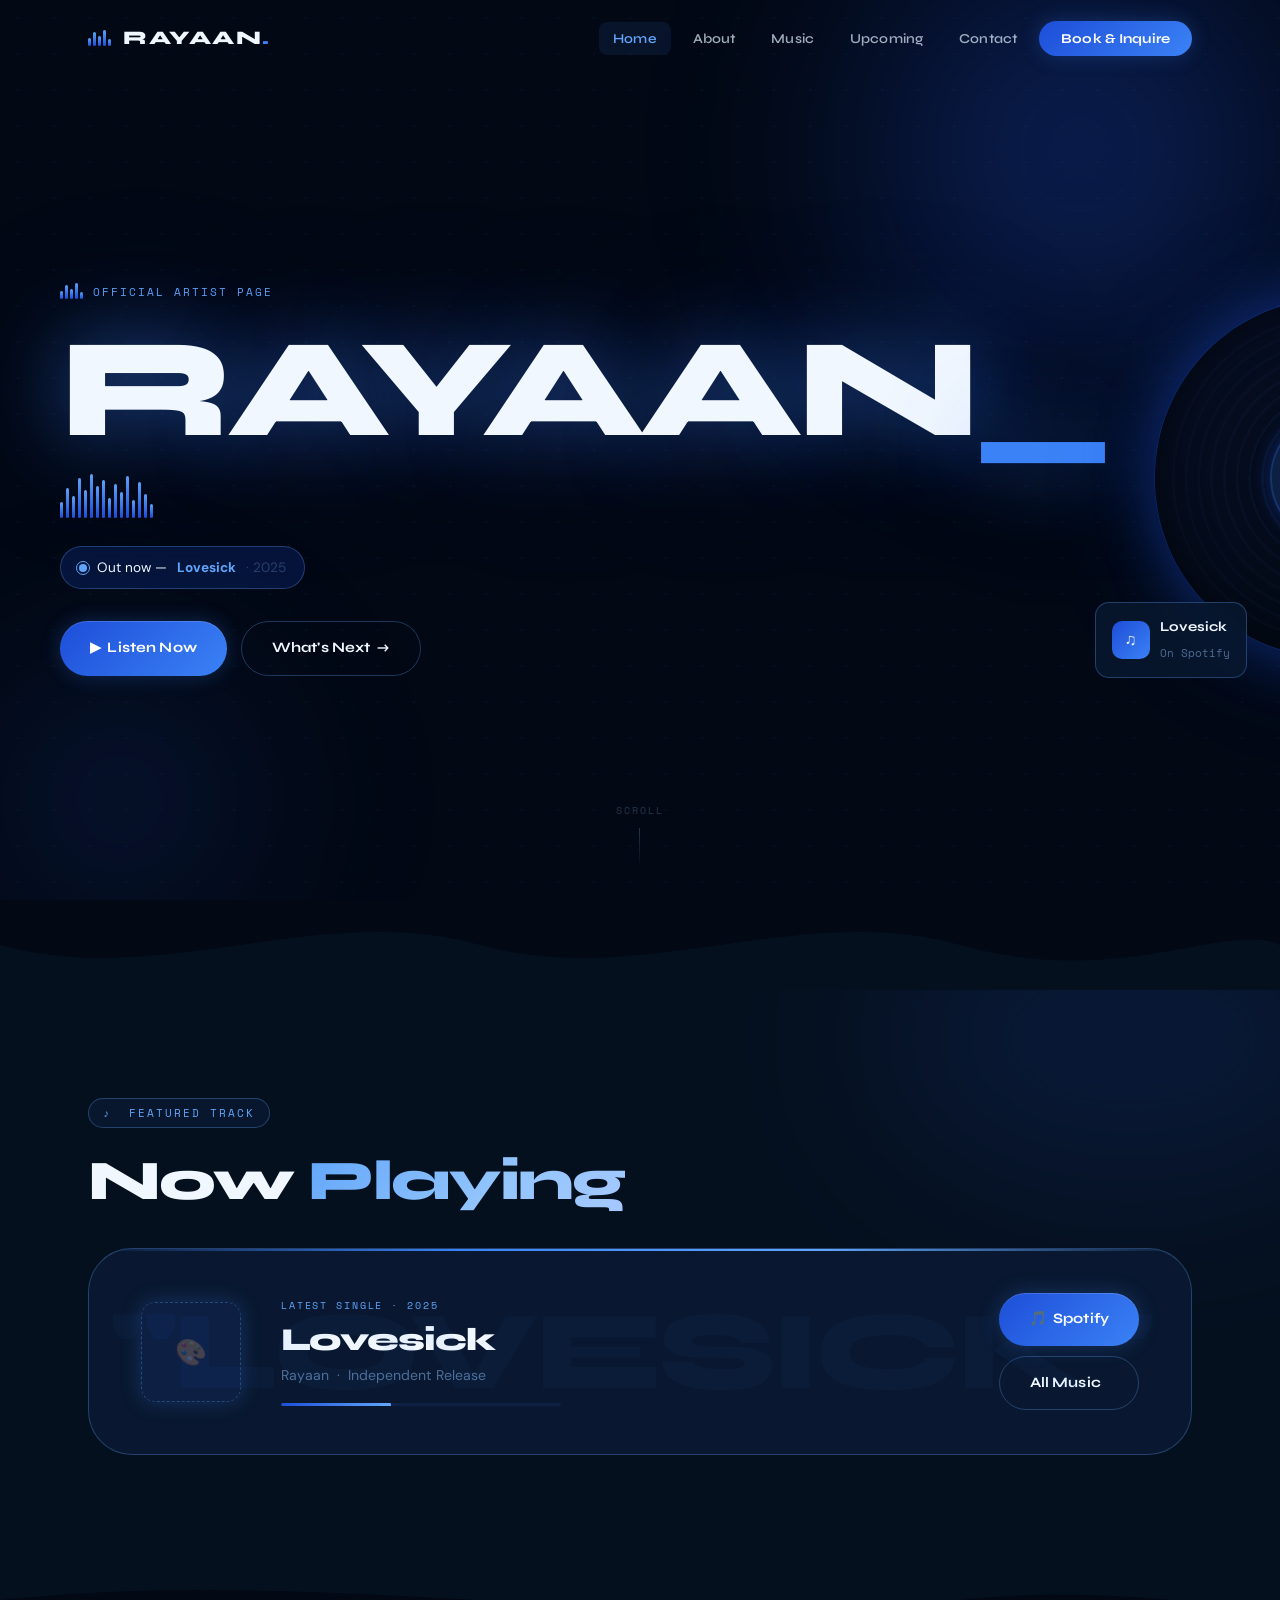
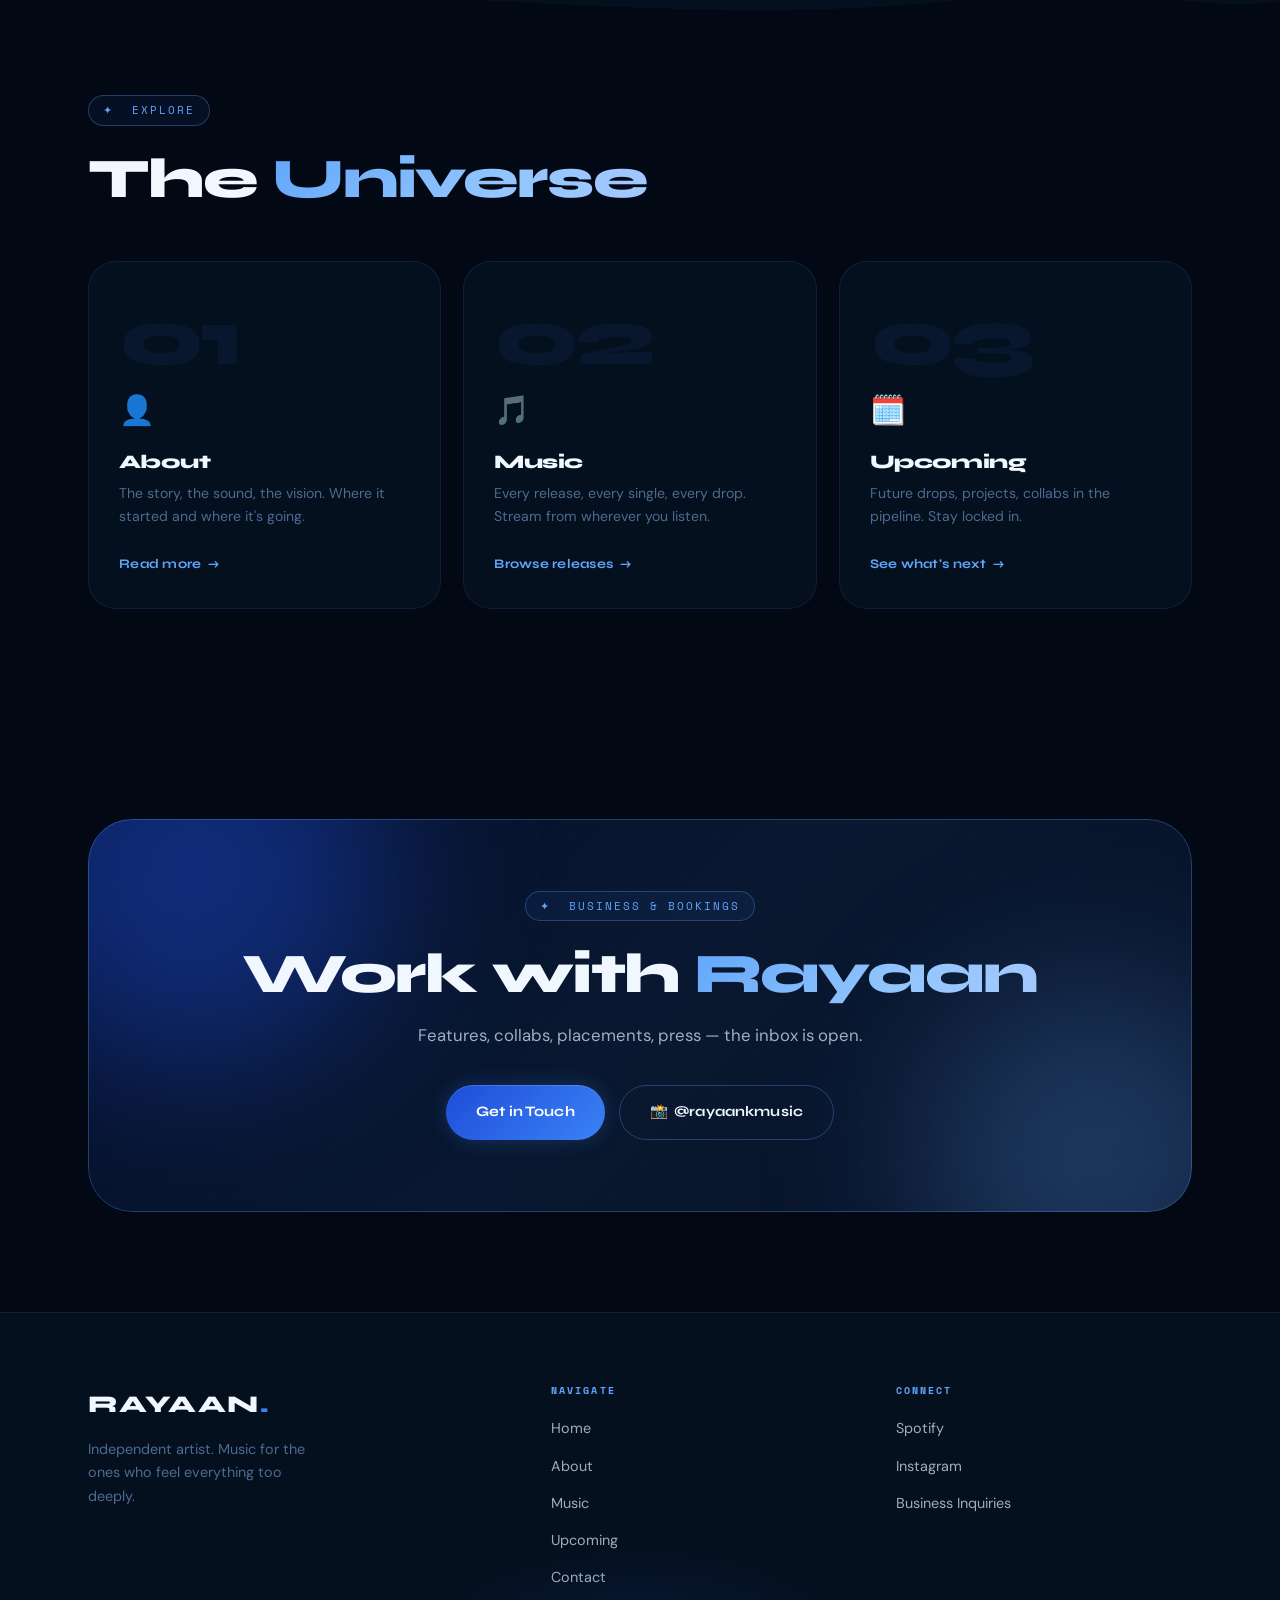
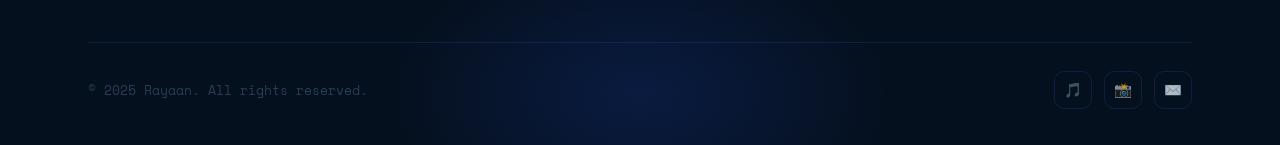
<file: rayaan-website/index.html>
<!DOCTYPE html>
<html lang="en">
<head>
  <meta charset="UTF-8" />
  <meta name="viewport" content="width=device-width, initial-scale=1.0" />
  <title>Rayaan — Official</title>
  <link rel="stylesheet" href="style.css" />
  <style>
    /* =========================================
       HOME — Page-specific styles
       ========================================= */

    /* ── Hero ── */
    .hero {
      min-height: 100vh;
      display: flex;
      align-items: center;
      position: relative;
      overflow: hidden;
      padding-top: var(--nav-h);
    }

    /* Layered backgrounds */
    .hero-bg {
      position: absolute;
      inset: 0;
      z-index: 0;
      overflow: hidden;
    }
    .hero-bg .dot-bg { opacity: 0.6; }
    .hero-orb-1 {
      width: 700px; height: 700px;
      top: -200px; right: -150px;
      background: radial-gradient(circle, rgba(29,78,216,0.38) 0%, transparent 65%);
    }
    .hero-orb-2 {
      width: 400px; height: 400px;
      bottom: -100px; left: -80px;
      background: radial-gradient(circle, rgba(26,58,143,0.3) 0%, transparent 70%);
    }
    .hero-scanline {
      position: absolute;
      inset: 0;
      background: repeating-linear-gradient(
        0deg,
        transparent,
        transparent 3px,
        rgba(0,0,20,0.03) 3px,
        rgba(0,0,20,0.03) 4px
      );
      pointer-events: none;
    }

    /* Floating notes container */
    #floatWrap {
      position: absolute;
      inset: 0;
      z-index: 1;
      pointer-events: none;
      overflow: hidden;
    }

    /* Main hero layout */
    .hero-inner {
      display: grid;
      grid-template-columns: 1fr 1fr;
      align-items: center;
      gap: 48px;
      position: relative;
      z-index: 2;
      padding: 60px 0 80px;
    }

    /* Left text block */
    .hero-tag {
      display: inline-flex;
      align-items: center;
      gap: 10px;
      font-family: var(--ff-mono);
      font-size: 0.7rem;
      letter-spacing: 0.18em;
      text-transform: uppercase;
      color: var(--sky);
      margin-bottom: 24px;
    }

    .hero-name {
      font-size: clamp(4.5rem, 11vw, 9rem);
      font-weight: 800;
      letter-spacing: -0.04em;
      line-height: 0.92;
      color: var(--t1);
      text-shadow: 0 0 80px rgba(59,130,246,0.5), 0 0 160px rgba(29,78,216,0.25);
      margin-bottom: 12px;
      position: relative;
    }
    .hero-name .underscore {
      color: var(--electric);
      animation: blink-dot 1.4s ease-in-out infinite;
    }

    /* Sound wave bars (hero) */
    .soundwave {
      display: flex;
      align-items: flex-end;
      gap: 3px;
      height: 44px;
      margin: 20px 0 28px;
    }
    .sw {
      width: 3px;
      border-radius: 3px;
      background: linear-gradient(to top, var(--cobalt), var(--sky));
      transform-origin: bottom;
      animation: sw-pulse var(--d, 0.65s) ease-in-out infinite alternate;
      animation-delay: var(--dl, 0s);
    }

    /* Lovesick badge */
    .hero-drop-badge {
      display: inline-flex;
      align-items: center;
      gap: 10px;
      background: rgba(29,78,216,0.2);
      border: 1px solid var(--border-hi);
      border-radius: 100px;
      padding: 9px 18px;
      font-size: 0.85rem;
      margin-bottom: 32px;
      backdrop-filter: blur(8px);
    }
    .live-dot {
      width: 8px; height: 8px;
      background: var(--sky);
      border-radius: 50%;
      position: relative;
      flex-shrink: 0;
    }
    .live-dot::after {
      content: '';
      position: absolute;
      inset: -3px;
      border-radius: 50%;
      border: 1.5px solid var(--sky);
      animation: pulse-ring 1.5s ease-out infinite;
    }
    .hero-drop-badge strong { color: var(--sky); }

    .hero-actions { display: flex; gap: 14px; flex-wrap: wrap; }

    /* Right — Vinyl scene */
    .hero-right {
      display: flex;
      justify-content: center;
      align-items: center;
      position: relative;
    }

    .vinyl-scene {
      position: relative;
      width: 360px;
      height: 360px;
    }

    /* Outer glow rings */
    .vinyl-ring {
      position: absolute;
      inset: -30px;
      border-radius: 50%;
      border: 1px solid rgba(59,130,246,0.12);
      animation: pulse-ring 3s ease-out infinite;
    }
    .vinyl-ring-2 {
      animation-delay: 1.5s;
      inset: -55px;
    }

    /* The vinyl record */
    .vinyl {
      width: 360px;
      height: 360px;
      border-radius: 50%;
      background:
        radial-gradient(circle at 50% 50%, #0a1628 0%, #0a1628 24%,
          transparent 25%, transparent 28%,
          rgba(59,130,246,0.06) 28%, rgba(59,130,246,0.06) 29%,
          transparent 29%, transparent 33%,
          rgba(59,130,246,0.05) 33%, rgba(59,130,246,0.05) 34%,
          transparent 34%, transparent 38%,
          rgba(59,130,246,0.04) 38%, rgba(59,130,246,0.04) 39%,
          transparent 39%, transparent 43%,
          rgba(59,130,246,0.04) 43%, rgba(59,130,246,0.04) 44%,
          transparent 44%, transparent 48%,
          rgba(59,130,246,0.03) 48%, rgba(59,130,246,0.03) 49%,
          transparent 49%, transparent 53%,
          rgba(59,130,246,0.03) 53%, rgba(59,130,246,0.03) 54%,
          transparent 54%, transparent 58%,
          rgba(59,130,246,0.03) 58%, rgba(59,130,246,0.03) 59%,
          transparent 59%, transparent 63%,
          rgba(59,130,246,0.03) 63%, rgba(59,130,246,0.03) 64%,
          transparent 64%, #050f20 100%),
        linear-gradient(145deg, #060e24 0%, #020810 100%);
      box-shadow:
        0 0 0 1px rgba(59,130,246,0.1),
        0 0 60px rgba(29,78,216,0.45),
        0 0 120px rgba(29,78,216,0.2),
        inset 0 0 40px rgba(0,0,0,0.6);
      animation: vinyl-spin 14s linear infinite;
      position: relative;
    }
    #heroVinyl:hover { animation-duration: 3s; }

    /* Center label */
    .vinyl-label {
      position: absolute;
      top: 50%; left: 50%;
      transform: translate(-50%, -50%);
      width: 130px; height: 130px;
      border-radius: 50%;
      overflow: hidden;
      background: var(--layer);
      border: 2px solid rgba(59,130,246,0.2);
      box-shadow: 0 0 20px rgba(29,78,216,0.4);
    }
    .vinyl-label .ph { border-radius: 50%; border: none; font-size: 0.65rem; }

    /* Center hole */
    .vinyl-hole {
      position: absolute;
      top: 50%; left: 50%;
      transform: translate(-50%, -50%);
      width: 14px; height: 14px;
      background: var(--ink);
      border-radius: 50%;
      z-index: 2;
      border: 1px solid rgba(59,130,246,0.3);
    }

    /* Floating info card on vinyl */
    .vinyl-card {
      position: absolute;
      background: rgba(9,24,48,0.85);
      border: 1px solid var(--border-hi);
      border-radius: 14px;
      padding: 12px 16px;
      backdrop-filter: blur(12px);
      z-index: 5;
    }
    .vc-track {
      bottom: -20px; left: -60px;
      display: flex; align-items: center; gap: 10px;
    }
    .vc-track .vc-icon {
      width: 38px; height: 38px;
      background: linear-gradient(135deg, var(--cobalt), var(--electric));
      border-radius: 10px;
      display: flex; align-items: center; justify-content: center;
      font-size: 1rem;
      flex-shrink: 0;
    }
    .vc-track strong { display: block; font-size: 0.85rem; font-family: var(--ff-head); }
    .vc-track span { font-size: 0.7rem; color: var(--t3); font-family: var(--ff-mono); }
    .vc-year {
      top: -16px; right: -20px;
      text-align: center;
    }
    .vc-year .y-label { font-family: var(--ff-mono); font-size: 0.6rem; letter-spacing: 0.12em; text-transform: uppercase; color: var(--sky); }
    .vc-year .y-num   { font-family: var(--ff-head); font-size: 1.3rem; font-weight: 800; color: var(--t1); }

    /* Scroll cue */
    .scroll-cue {
      position: absolute;
      bottom: 32px; left: 50%;
      transform: translateX(-50%);
      display: flex;
      flex-direction: column;
      align-items: center;
      gap: 8px;
      z-index: 2;
    }
    .scroll-cue span {
      font-family: var(--ff-mono);
      font-size: 0.62rem;
      letter-spacing: 0.2em;
      text-transform: uppercase;
      color: var(--t4);
    }
    .scroll-line {
      width: 1px; height: 40px;
      background: linear-gradient(to bottom, var(--t4), transparent);
      animation: wave-bob 2s ease-in-out infinite;
    }

    /* =========================================
       NOW PLAYING SECTION
       ========================================= */
    .now-playing-section {
      background: var(--depth);
      position: relative;
      overflow: hidden;
    }

    .np-wrap {
      display: grid;
      grid-template-columns: auto 1fr auto;
      align-items: center;
      gap: 40px;
      background: var(--mid);
      border: 1px solid var(--border-hi);
      border-radius: var(--r-xl);
      padding: 44px 52px;
      position: relative;
      overflow: hidden;
    }
    .np-wrap::before {
      content: '';
      position: absolute;
      top: 0; left: 0; right: 0; height: 2px;
      background: linear-gradient(90deg, transparent, var(--electric), var(--sky), transparent);
    }
    .np-wrap::after {
      content: '"LOVESICK"';
      position: absolute;
      right: 40px; top: 50%;
      transform: translateY(-50%);
      font-family: var(--ff-head);
      font-size: 7rem;
      font-weight: 800;
      color: rgba(59,130,246,0.04);
      letter-spacing: -0.04em;
      pointer-events: none;
      white-space: nowrap;
    }

    .np-art {
      width: 100px; height: 100px;
      border-radius: var(--r);
      overflow: hidden;
      flex-shrink: 0;
      box-shadow: var(--glow-sm);
    }
    .np-art .ph { border-radius: var(--r); }

    .np-info .np-tag {
      font-family: var(--ff-mono);
      font-size: 0.65rem; letter-spacing: 0.18em;
      text-transform: uppercase; color: var(--sky);
      margin-bottom: 8px;
    }
    .np-info h3 {
      font-size: 2rem;
      margin-bottom: 6px;
    }
    .np-info .np-meta { color: var(--t3); font-size: 0.88rem; }

    /* Progress bar (decorative) */
    .np-progress {
      margin-top: 16px;
      height: 3px;
      background: var(--layer);
      border-radius: 3px;
      overflow: hidden;
      max-width: 280px;
    }
    .np-progress-fill {
      height: 100%;
      width: 38%;
      background: linear-gradient(90deg, var(--cobalt), var(--sky));
      border-radius: 3px;
      position: relative;
    }
    .np-progress-fill::after {
      content: '';
      position: absolute;
      right: -4px; top: 50%;
      transform: translateY(-50%);
      width: 10px; height: 10px;
      background: var(--sky);
      border-radius: 50%;
      box-shadow: var(--glow-sm);
    }

    .np-actions { display: flex; flex-direction: column; gap: 10px; flex-shrink: 0; }

    /* =========================================
       SECTIONS TEASER  (3 portal cards)
       ========================================= */
    .portals {
      display: grid;
      grid-template-columns: repeat(3,1fr);
      gap: 22px;
      margin-top: 52px;
    }

    .portal {
      position: relative;
      border-radius: var(--r-lg);
      border: 1px solid var(--border);
      overflow: hidden;
      padding: 36px 30px 32px;
      background: var(--depth);
      transition: all 0.3s cubic-bezier(0.34,1.56,0.64,1);
      cursor: default;
    }
    .portal::before {
      content: '';
      position: absolute;
      inset: 0;
      background: linear-gradient(135deg, rgba(29,78,216,0.12) 0%, transparent 60%);
      opacity: 0;
      transition: opacity 0.3s;
    }
    .portal:hover {
      border-color: var(--border-hi);
      transform: translateY(-5px);
      box-shadow: 0 20px 60px rgba(29,78,216,0.3);
    }
    .portal:hover::before { opacity: 1; }

    .portal-num {
      font-family: var(--ff-head);
      font-size: 5rem;
      font-weight: 800;
      color: rgba(59,130,246,0.07);
      line-height: 1;
      margin-bottom: 8px;
      letter-spacing: -0.05em;
    }
    .portal-icon {
      font-size: 1.8rem;
      margin-bottom: 16px;
      display: block;
    }
    .portal h3 { font-size: 1.2rem; margin-bottom: 10px; }
    .portal p  { color: var(--t3); font-size: 0.88rem; line-height: 1.65; margin-bottom: 20px; }
    .portal-link {
      display: inline-flex;
      align-items: center;
      gap: 6px;
      font-family: var(--ff-head);
      font-size: 0.82rem;
      font-weight: 700;
      color: var(--sky);
      letter-spacing: 0.02em;
      transition: gap 0.2s;
    }
    .portal-link:hover { gap: 12px; }

    /* =========================================
       CTA BAND
       ========================================= */
    .cta-band {
      position: relative;
      border-radius: var(--r-xl);
      overflow: hidden;
      padding: 72px 60px;
      text-align: center;
      margin: 0;
    }
    .cta-band-bg {
      position: absolute;
      inset: 0;
      background: linear-gradient(135deg, #050e2a 0%, #091830 50%, #071228 100%);
    }
    .cta-band-bg .dot-bg { opacity: 0.4; }
    .cta-orb-1 { width: 400px; height: 400px; top: -150px; left: -100px; }
    .cta-orb-2 { width: 350px; height: 350px; bottom: -120px; right: -80px; }
    .cta-band-border {
      position: absolute;
      inset: 0;
      border-radius: var(--r-xl);
      border: 1px solid var(--border-hi);
      pointer-events: none;
    }
    .cta-band-inner { position: relative; z-index: 1; }
    .cta-band h2 { margin-bottom: 16px; }
    .cta-band p  { color: var(--t2); font-size: 1.05rem; max-width: 480px; margin: 0 auto 36px; }
    .cta-btns { display: flex; gap: 14px; justify-content: center; flex-wrap: wrap; }

    /* =========================================
       RESPONSIVE
       ========================================= */
    @media (max-width: 900px) {
      .hero-inner { grid-template-columns: 1fr; text-align: center; gap: 48px; }
      .hero-tag { justify-content: center; }
      .hero-drop-badge { text-align: left; }
      .hero-actions { justify-content: center; }
      .soundwave { justify-content: center; }
      .hero-right { display: none; }
      .np-wrap { grid-template-columns: 1fr; text-align: center; padding: 32px; }
      .np-progress { margin: 16px auto; }
      .np-actions { flex-direction: row; justify-content: center; }
      .portals { grid-template-columns: 1fr; }
      .cta-band { padding: 52px 28px; }
    }
  </style>
</head>
<body>

<!-- ═══════════════════════════════════════
     NAVIGATION
═══════════════════════════════════════ -->
<nav>
  <div class="container nav-inner">
    <a href="index.html" class="nav-logo">
      <div class="eq-mini" aria-hidden="true"><i></i><i></i><i></i><i></i><i></i></div>
      <span class="logo-name">RAYAAN<span class="logo-dot">.</span></span>
    </a>
    <ul class="nav-links">
      <li><a href="index.html">Home</a></li>
      <li><a href="about.html">About</a></li>
      <li><a href="music.html">Music</a></li>
      <li><a href="plans.html">Upcoming</a></li>
      <li><a href="contact.html">Contact</a></li>
      <li class="nav-cta-desktop"><a href="contact.html" class="nav-cta-btn">Book &amp; Inquire</a></li>
    </ul>
    <button class="hamburger" aria-label="Toggle menu"><span></span><span></span><span></span></button>
  </div>
</nav>

<!-- ═══════════════════════════════════════
     HERO
═══════════════════════════════════════ -->
<section class="hero">
  <div class="hero-bg">
    <div class="dot-bg"></div>
    <div class="orb hero-orb-1"></div>
    <div class="orb hero-orb-2"></div>
    <div class="hero-scanline"></div>
  </div>

  <div id="floatWrap" aria-hidden="true"></div>

  <div class="container hero-inner">

    <!-- Left -->
    <div class="hero-left">
      <div class="hero-tag">
        <div class="eq-mini" aria-hidden="true"><i></i><i></i><i></i><i></i><i></i></div>
        Official Artist Page
      </div>

      <h1 class="hero-name">RAYAAN<span class="underscore">_</span></h1>

      <!-- Animated sound wave -->
      <div class="soundwave" aria-hidden="true">
        <div class="sw" style="height:16px; --d:.55s; --dl:.00s"></div>
        <div class="sw" style="height:30px; --d:.62s; --dl:.07s"></div>
        <div class="sw" style="height:22px; --d:.48s; --dl:.14s"></div>
        <div class="sw" style="height:40px; --d:.70s; --dl:.05s"></div>
        <div class="sw" style="height:28px; --d:.58s; --dl:.11s"></div>
        <div class="sw" style="height:44px; --d:.65s; --dl:.03s"></div>
        <div class="sw" style="height:32px; --d:.52s; --dl:.09s"></div>
        <div class="sw" style="height:38px; --d:.68s; --dl:.16s"></div>
        <div class="sw" style="height:20px; --d:.60s; --dl:.06s"></div>
        <div class="sw" style="height:34px; --d:.57s; --dl:.13s"></div>
        <div class="sw" style="height:26px; --d:.72s; --dl:.02s"></div>
        <div class="sw" style="height:42px; --d:.63s; --dl:.10s"></div>
        <div class="sw" style="height:18px; --d:.50s; --dl:.08s"></div>
        <div class="sw" style="height:36px; --d:.66s; --dl:.15s"></div>
        <div class="sw" style="height:24px; --d:.54s; --dl:.04s"></div>
        <div class="sw" style="height:14px; --d:.59s; --dl:.12s"></div>
      </div>

      <div class="hero-drop-badge">
        <span class="live-dot"></span>
        <span>Out now —</span>
        <strong>Lovesick</strong>
        <span style="color:var(--t4)">· 2025</span>
      </div>

      <div class="hero-actions">
        <a href="music.html" class="btn btn-primary">▶ &nbsp;Listen Now</a>
        <a href="plans.html" class="btn btn-ghost">What's Next &nbsp;→</a>
      </div>
    </div>

    <!-- Right — Vinyl -->
    <div class="hero-right">
      <div class="vinyl-scene">
        <div class="vinyl-ring orb"></div>
        <div class="vinyl-ring vinyl-ring-2 orb"></div>

        <div class="vinyl" id="heroVinyl" title="Hover to speed up">
          <div class="vinyl-label">
            <div class="ph" style="border-radius:50%;">
              <span class="ph-icon">🎨</span>
              <span>Cover<br>art</span>
            </div>
          </div>
          <div class="vinyl-hole"></div>
        </div>

        <div class="vinyl-card vc-track">
          <div class="vc-icon">♫</div>
          <div>
            <strong>Lovesick</strong>
            <span>On Spotify</span>
          </div>
        </div>

        <div class="vinyl-card vc-year">
          <div class="y-label">Debut</div>
          <div class="y-num">2025</div>
        </div>
      </div>
    </div>

  </div><!-- /hero-inner -->

  <div class="scroll-cue">
    <span>Scroll</span>
    <div class="scroll-line"></div>
  </div>
</section>

<!-- Wave divider -->
<div class="wave-sep" style="background:var(--ink); margin-bottom:-2px;">
  <svg viewBox="0 0 1440 90" fill="none" xmlns="http://www.w3.org/2000/svg" preserveAspectRatio="none" style="width:100%;height:90px;">
    <path d="M0,45 C180,90 360,0 540,45 C720,90 900,0 1080,45 C1260,90 1380,20 1440,45 L1440,90 L0,90 Z" fill="#05101f"/>
  </svg>
</div>

<!-- ═══════════════════════════════════════
     NOW PLAYING
═══════════════════════════════════════ -->
<section class="section now-playing-section">
  <div class="orb orb-ocean" style="width:500px;height:300px;top:-100px;right:-100px;opacity:0.4;"></div>
  <div class="container">
    <div class="label-pill reveal">♪ &nbsp;Featured Track</div>
    <h2 class="reveal reveal-delay-1" style="margin-bottom:36px;">Now <span class="gradient-text">Playing</span></h2>

    <div class="np-wrap reveal reveal-delay-2">
      <div class="np-art">
        <div class="ph" style="width:100px;height:100px;border-radius:var(--r);">
          <span class="ph-icon">🎨</span>
        </div>
      </div>

      <div class="np-info">
        <div class="np-tag">Latest Single · 2025</div>
        <h3>Lovesick</h3>
        <div class="np-meta">Rayaan &nbsp;·&nbsp; Independent Release</div>
        <div class="np-progress">
          <div class="np-progress-fill"></div>
        </div>
      </div>

      <div class="np-actions">
        <a href="https://open.spotify.com/artist/6nurqNt57IxtcXSIciyk6d" target="_blank" class="btn btn-primary">
          🎵 &nbsp;Spotify
        </a>
        <a href="music.html" class="btn btn-ghost">All Music</a>
      </div>
    </div>
  </div>
</section>

<!-- Wave divider -->
<div class="wave-sep" style="background:var(--depth);">
  <svg viewBox="0 0 1440 70" fill="none" xmlns="http://www.w3.org/2000/svg" preserveAspectRatio="none" style="width:100%;height:70px;">
    <path d="M0,35 C360,0 720,70 1080,35 C1260,17 1380,50 1440,35 L1440,70 L0,70 Z" fill="#020814"/>
  </svg>
</div>

<!-- ═══════════════════════════════════════
     PORTALS  (site navigation)
═══════════════════════════════════════ -->
<section class="section" style="background:var(--ink); padding-top:60px;">
  <div class="container">
    <div class="label-pill reveal">✦ &nbsp;Explore</div>
    <h2 class="reveal reveal-delay-1">The <span class="gradient-text">Universe</span></h2>

    <div class="portals">
      <a href="about.html" class="portal reveal reveal-delay-1" style="text-decoration:none;">
        <div class="portal-num">01</div>
        <span class="portal-icon">👤</span>
        <h3>About</h3>
        <p>The story, the sound, the vision. Where it started and where it's going.</p>
        <span class="portal-link">Read more &nbsp;→</span>
      </a>
      <a href="music.html" class="portal reveal reveal-delay-2" style="text-decoration:none;">
        <div class="portal-num">02</div>
        <span class="portal-icon">🎵</span>
        <h3>Music</h3>
        <p>Every release, every single, every drop. Stream from wherever you listen.</p>
        <span class="portal-link">Browse releases &nbsp;→</span>
      </a>
      <a href="plans.html" class="portal reveal reveal-delay-3" style="text-decoration:none;">
        <div class="portal-num">03</div>
        <span class="portal-icon">🗓️</span>
        <h3>Upcoming</h3>
        <p>Future drops, projects, collabs in the pipeline. Stay locked in.</p>
        <span class="portal-link">See what's next &nbsp;→</span>
      </a>
    </div>
  </div>
</section>

<!-- ═══════════════════════════════════════
     CTA BAND
═══════════════════════════════════════ -->
<section class="section" style="padding: 100px 28px;">
  <div class="container">
    <div class="cta-band reveal">
      <div class="cta-band-bg">
        <div class="dot-bg"></div>
        <div class="orb orb-blue cta-orb-1"></div>
        <div class="orb orb-sky cta-orb-2"></div>
      </div>
      <div class="cta-band-border"></div>
      <div class="cta-band-inner">
        <div class="label-pill" style="margin: 0 auto 22px;">✦ &nbsp;Business &amp; Bookings</div>
        <h2>Work with <span class="gradient-text">Rayaan</span></h2>
        <p>Features, collabs, placements, press — the inbox is open.</p>
        <div class="cta-btns">
          <a href="contact.html" class="btn btn-primary">Get in Touch</a>
          <a href="https://instagram.com/rayaankmusic" target="_blank" class="btn btn-ghost">📸 &nbsp;@rayaankmusic</a>
        </div>
      </div>
    </div>
  </div>
</section>

<!-- ═══════════════════════════════════════
     FOOTER
═══════════════════════════════════════ -->
<footer>
  <div class="foot-glow"></div>
  <div class="container">
    <div class="foot-grid">
      <div class="foot-brand">
        <div class="brand-name">RAYAAN<span>.</span></div>
        <p>Independent artist. Music for the ones who feel everything too deeply.</p>
      </div>
      <div class="foot-col">
        <h5>Navigate</h5>
        <ul>
          <li><a href="index.html">Home</a></li>
          <li><a href="about.html">About</a></li>
          <li><a href="music.html">Music</a></li>
          <li><a href="plans.html">Upcoming</a></li>
          <li><a href="contact.html">Contact</a></li>
        </ul>
      </div>
      <div class="foot-col">
        <h5>Connect</h5>
        <ul>
          <li><a href="https://open.spotify.com/artist/6nurqNt57IxtcXSIciyk6d" target="_blank">Spotify</a></li>
          <li><a href="https://instagram.com/rayaankmusic" target="_blank">Instagram</a></li>
          <li><a href="contact.html">Business Inquiries</a></li>
        </ul>
      </div>
    </div>
    <div class="foot-bottom">
      <span>© 2025 Rayaan. All rights reserved.</span>
      <div class="foot-socials">
        <a href="https://open.spotify.com/artist/6nurqNt57IxtcXSIciyk6d" target="_blank" title="Spotify">🎵</a>
        <a href="https://instagram.com/rayaankmusic" target="_blank" title="Instagram">📸</a>
        <a href="contact.html" title="Email">✉️</a>
      </div>
    </div>
  </div>
</footer>

<script src="nav.js"></script>
<script>
  // Floating music notes in hero
  spawnFloatingNotes('floatWrap');
</script>
</body>
</html>
</file>
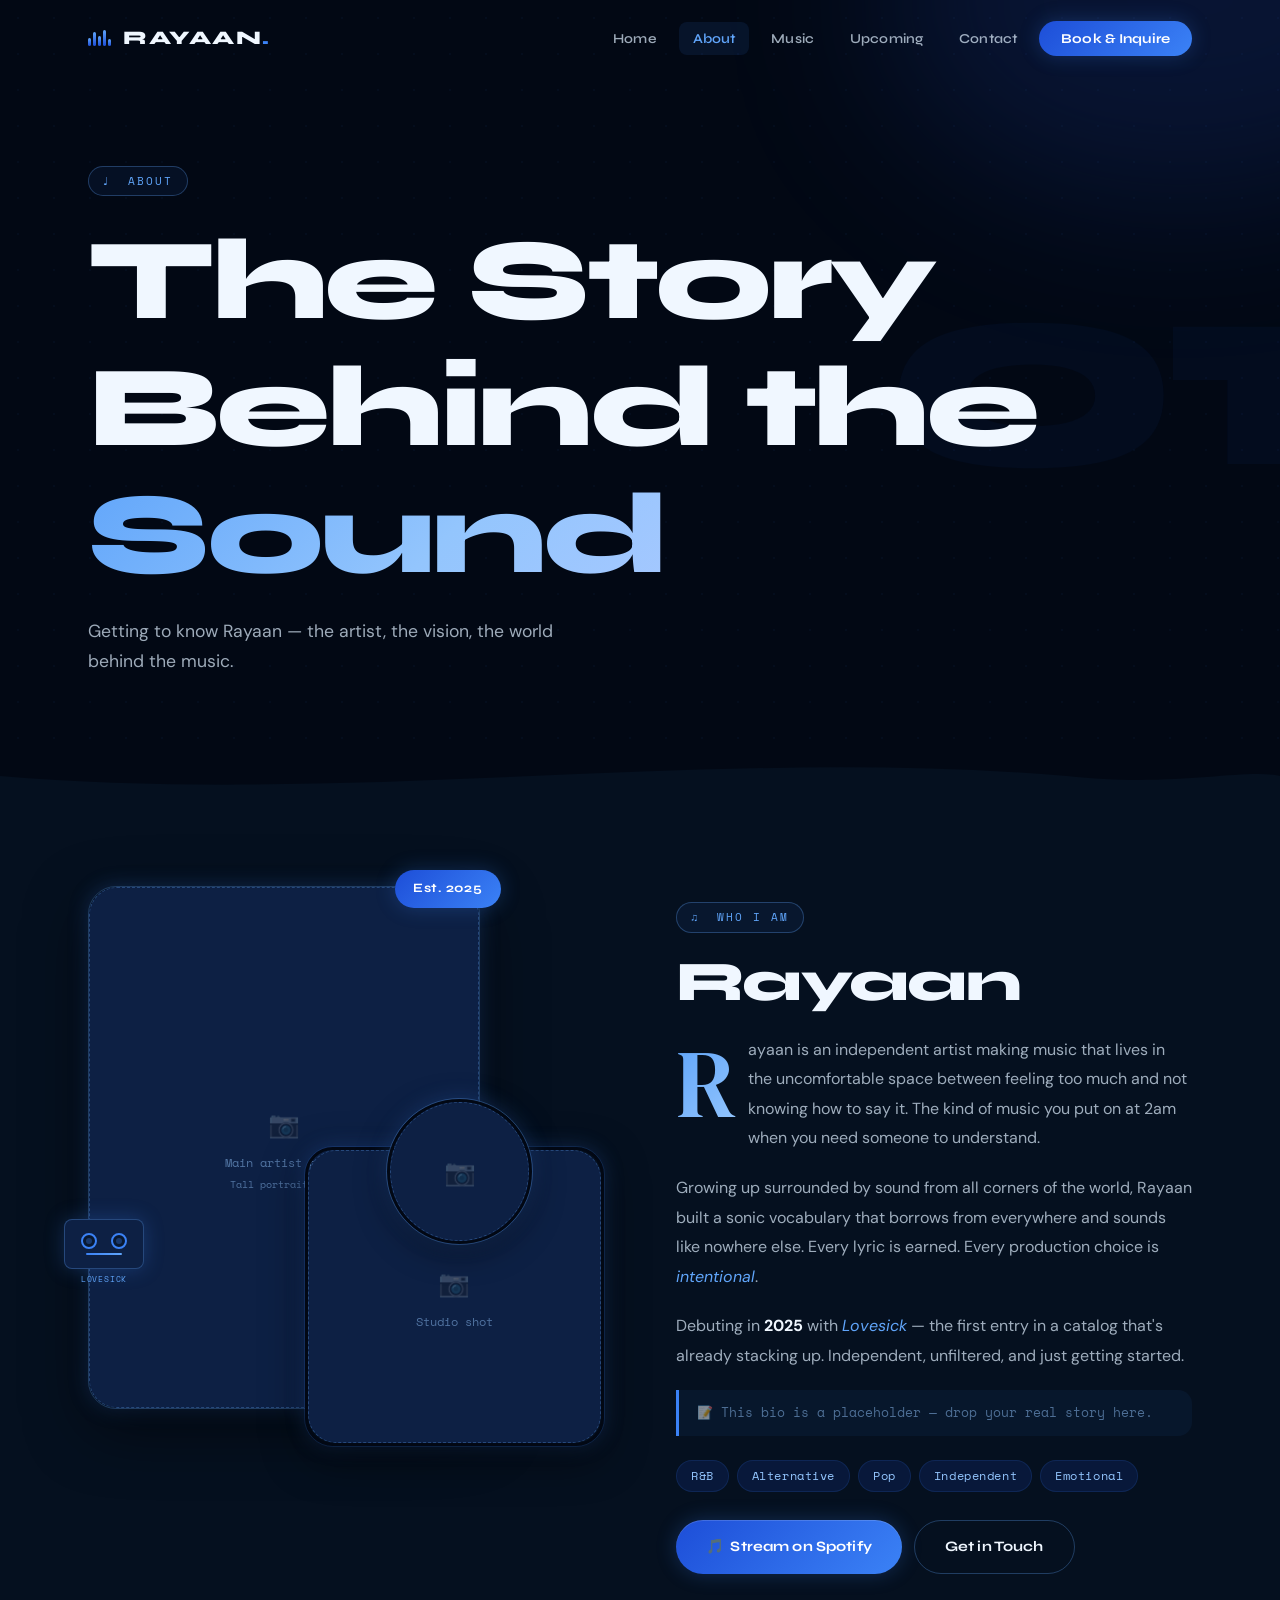
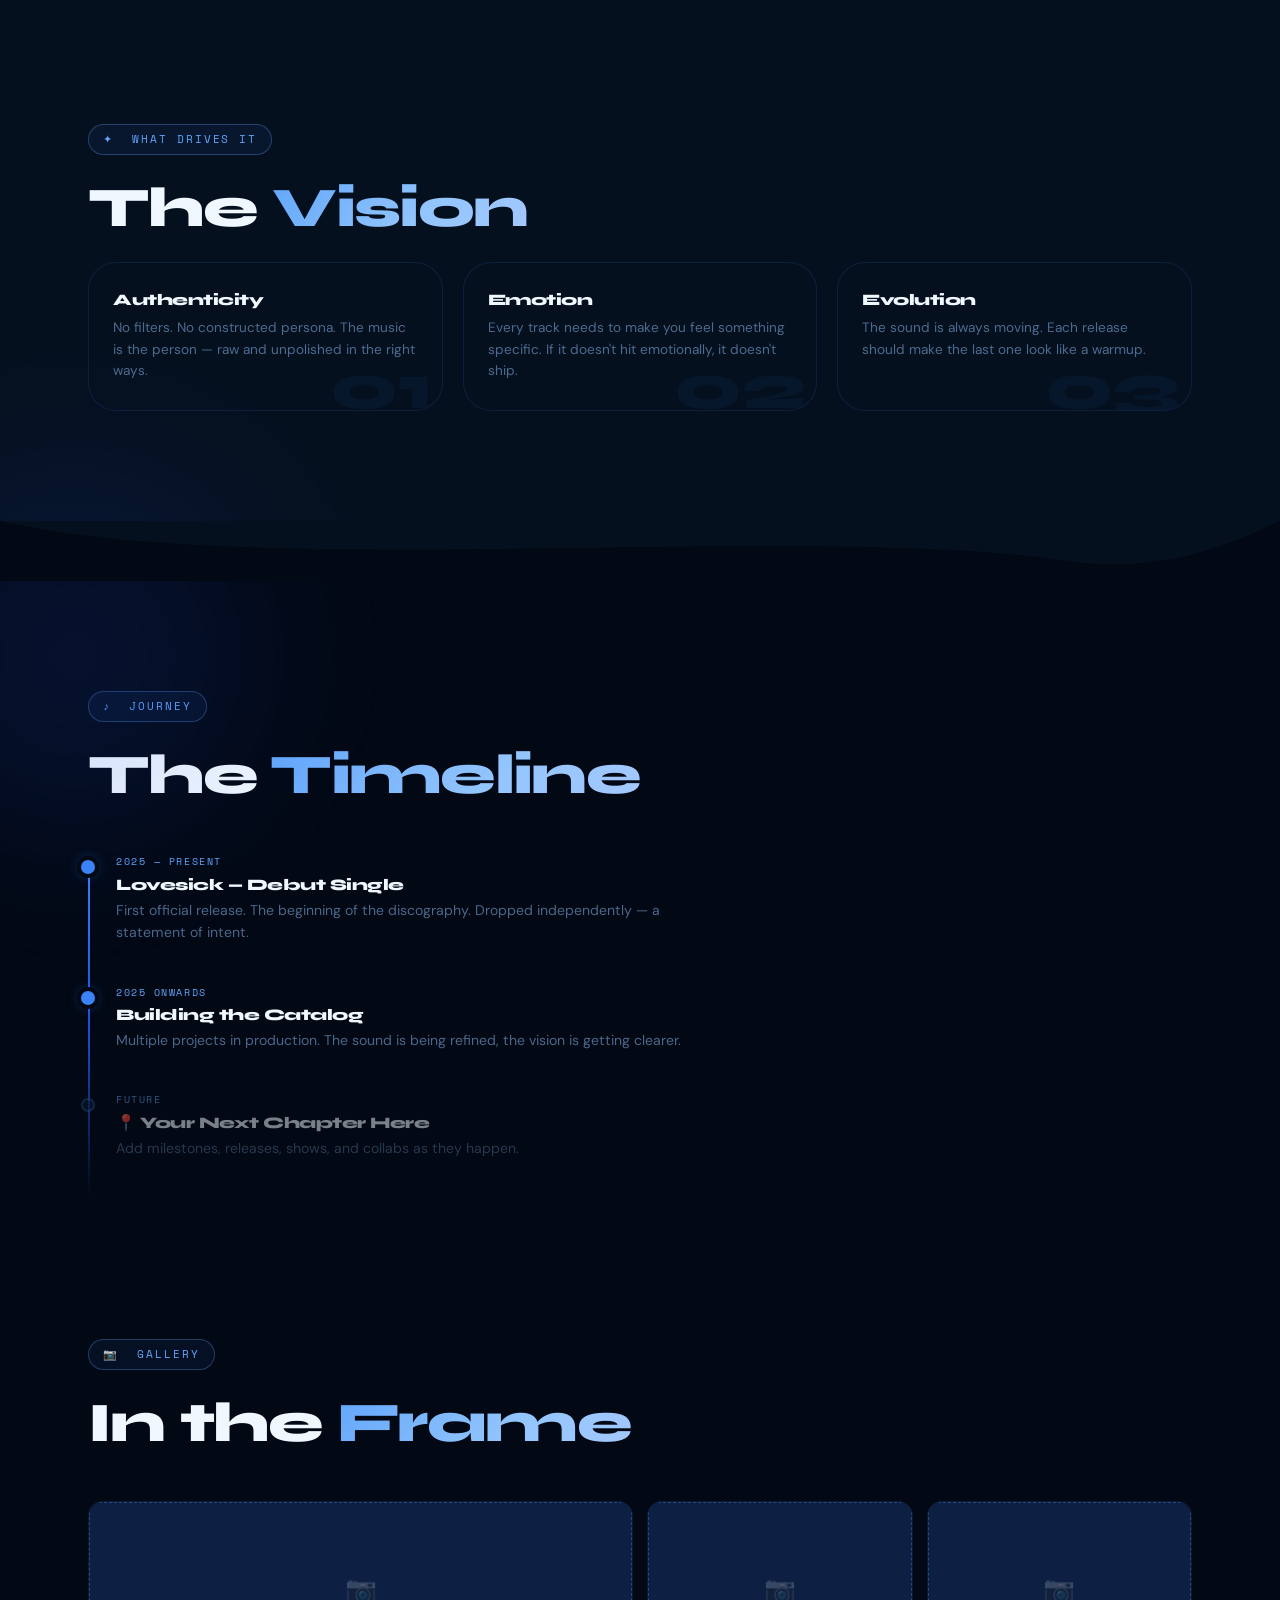
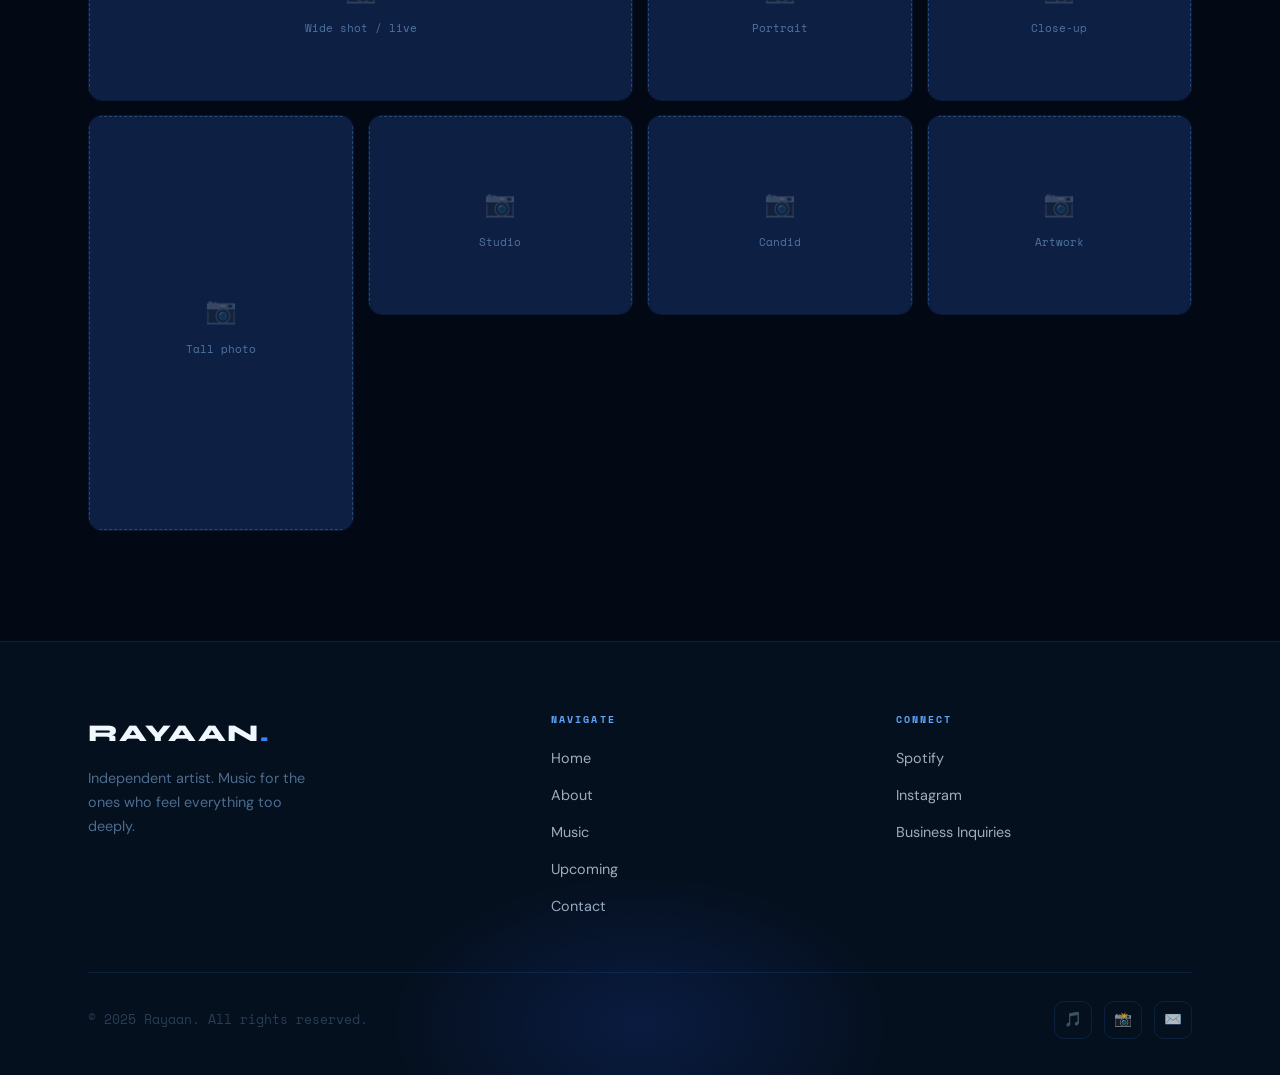
<file: rayaan-website/about.html>
<!DOCTYPE html>
<html lang="en">
<head>
  <meta charset="UTF-8" />
  <meta name="viewport" content="width=device-width, initial-scale=1.0" />
  <title>About — Rayaan</title>
  <link rel="stylesheet" href="style.css" />
  <style>
    /* ─── About page ─── */

    /* Big intro layout */
    .about-intro {
      display: grid;
      grid-template-columns: 1fr 1fr;
      gap: 72px;
      align-items: start;
      margin-top: 20px;
    }

    /* ── Photo collage ── */
    .photo-collage {
      position: relative;
      height: 560px;
    }

    .photo-collage .p1 {
      position: absolute;
      top: 0; left: 0;
      width: 76%; aspect-ratio: 3/4;
      border-radius: var(--r-lg);
      overflow: hidden;
      border: 1px solid var(--border-hi);
      box-shadow: 0 20px 60px rgba(0,0,0,0.5), var(--glow-sm);
    }
    .photo-collage .p2 {
      position: absolute;
      bottom: 0; right: 0;
      width: 58%; aspect-ratio: 1;
      border-radius: var(--r-lg);
      overflow: hidden;
      border: 3px solid var(--ink);
      box-shadow: 0 12px 40px rgba(0,0,0,0.5), var(--glow-sm);
      outline: 1px solid var(--border);
    }
    .photo-collage .p3 {
      position: absolute;
      top: 38%; left: 58%;
      width: 28%; aspect-ratio: 1;
      border-radius: 50%;
      overflow: hidden;
      border: 3px solid var(--ink);
      box-shadow: 0 8px 30px rgba(0,0,0,0.5), 0 0 20px rgba(59,130,246,0.3);
      outline: 1px solid var(--border-hi);
    }

    /* Floating tape cassette decoration */
    .cassette-deco {
      position: absolute;
      bottom: 160px; left: -24px;
      z-index: 10;
    }
    .cassette {
      width: 80px; height: 50px;
      background: var(--layer);
      border: 1px solid var(--border-hi);
      border-radius: 8px;
      display: flex; align-items: center; justify-content: center;
      flex-direction: column; gap: 4px;
      box-shadow: var(--glow-sm);
      animation: wave-bob 4s ease-in-out infinite;
    }
    .cassette-reels {
      display: flex; gap: 14px; align-items: center;
    }
    .reel {
      width: 16px; height: 16px;
      border-radius: 50%;
      background: var(--mid);
      border: 2px solid var(--electric);
      position: relative;
    }
    .reel::after {
      content: ''; position: absolute;
      inset: 3px; border-radius: 50%;
      background: var(--electric);
      opacity: 0.3;
    }
    .cassette-line {
      width: 36px; height: 2px;
      background: linear-gradient(90deg, var(--electric), var(--sky));
      border-radius: 1px;
    }
    .cassette-label {
      font-family: var(--ff-mono);
      font-size: 0.5rem;
      color: var(--sky);
      letter-spacing: 0.1em;
      text-transform: uppercase;
      text-align: center;
      margin-top: 4px;
    }

    /* Year badge */
    .year-badge {
      position: absolute;
      top: -16px; right: 20%;
      background: linear-gradient(135deg, var(--cobalt), var(--electric));
      color: #fff;
      padding: 8px 18px;
      border-radius: 100px;
      font-family: var(--ff-head);
      font-size: 0.8rem;
      font-weight: 700;
      letter-spacing: 0.06em;
      box-shadow: var(--glow-sm);
    }

    /* ── Text block ── */
    .about-text {
      padding-top: 16px;
    }
    .about-text .big-initial {
      font-family: var(--ff-serif);
      font-size: 6rem;
      line-height: 0.85;
      float: left;
      margin-right: 12px;
      margin-top: 8px;
      background: linear-gradient(135deg, var(--sky), var(--mist));
      -webkit-background-clip: text;
      -webkit-text-fill-color: transparent;
      background-clip: text;
    }
    .about-text p {
      color: var(--t2);
      font-size: 1rem;
      line-height: 1.85;
      margin-bottom: 20px;
    }
    .about-text p strong { color: var(--t1); }
    .about-text p em     { color: var(--sky); font-style: italic; }
    .about-note {
      background: rgba(59,130,246,0.06);
      border-left: 3px solid var(--electric);
      padding: 12px 18px;
      border-radius: 0 var(--r) var(--r) 0;
      font-size: 0.8rem;
      color: var(--t3);
      font-family: var(--ff-mono);
      margin-bottom: 24px;
    }

    .genre-tags { display: flex; flex-wrap: wrap; gap: 8px; margin-bottom: 28px; }
    .g-tag {
      background: rgba(29,78,216,0.15);
      border: 1px solid var(--border);
      border-radius: 100px;
      padding: 5px 14px;
      font-family: var(--ff-mono);
      font-size: 0.72rem;
      color: var(--mist);
      letter-spacing: 0.05em;
    }

    /* ── Pillars ── */
    .pillars-row {
      display: grid;
      grid-template-columns: repeat(3,1fr);
      gap: 20px;
      margin-top: 24px;
    }
    .pillar {
      background: var(--depth);
      border: 1px solid var(--border);
      border-radius: var(--r-lg);
      padding: 28px 24px;
      position: relative;
      overflow: hidden;
      transition: border-color 0.2s, transform 0.2s;
    }
    .pillar:hover {
      border-color: var(--border-hi);
      transform: translateY(-3px);
    }
    .pillar-bg-num {
      position: absolute;
      bottom: -10px; right: 10px;
      font-family: var(--ff-head);
      font-size: 4rem;
      font-weight: 800;
      color: rgba(59,130,246,0.06);
      line-height: 1;
      pointer-events: none;
    }
    .pillar h4 { font-size: 1rem; margin-bottom: 8px; }
    .pillar p  { color: var(--t3); font-size: 0.85rem; line-height: 1.6; }

    /* ── Timeline ── */
    .timeline-wrap {
      position: relative;
      padding-left: 28px;
      margin-top: 48px;
    }
    .timeline-wrap::before {
      content: '';
      position: absolute;
      left: 0; top: 8px; bottom: 0;
      width: 2px;
      background: linear-gradient(to bottom, var(--electric), var(--cobalt), transparent);
    }
    .tl-item {
      position: relative;
      padding-bottom: 40px;
    }
    .tl-item::before {
      content: '';
      position: absolute;
      left: -35px; top: 7px;
      width: 14px; height: 14px;
      border-radius: 50%;
      background: var(--electric);
      box-shadow: 0 0 0 4px var(--ink), 0 0 14px rgba(59,130,246,0.6);
    }
    .tl-item.future::before { background: var(--mid); border: 2px solid var(--border-hi); box-shadow: none; }
    .tl-year {
      font-family: var(--ff-mono);
      font-size: 0.65rem;
      color: var(--sky);
      letter-spacing: 0.15em;
      text-transform: uppercase;
      margin-bottom: 5px;
    }
    .tl-item h4 { font-size: 1rem; margin-bottom: 5px; }
    .tl-item p  { color: var(--t3); font-size: 0.88rem; line-height: 1.6; }

    /* ── Gallery ── */
    .gallery-mosaic {
      display: grid;
      grid-template-columns: 1fr 1fr 1fr 1fr;
      grid-template-rows: 200px 200px;
      gap: 14px;
      margin-top: 48px;
    }
    .gal-item {
      border-radius: var(--r);
      overflow: hidden;
      border: 1px solid var(--border);
      transition: all 0.3s;
      cursor: pointer;
    }
    .gal-item:hover {
      border-color: var(--border-hi);
      box-shadow: var(--glow-sm);
      transform: scale(1.02);
    }
    .gal-item .ph { width: 100%; height: 100%; border-radius: 0; }
    .gal-item:nth-child(1) { grid-column: span 2; }
    .gal-item:nth-child(4) { grid-column: span 1; grid-row: span 2; }

    @media (max-width: 900px) {
      .about-intro { grid-template-columns: 1fr; }
      .photo-collage { height: 320px; }
      .pillars-row { grid-template-columns: 1fr; }
      .gallery-mosaic { grid-template-columns: 1fr 1fr; grid-template-rows: auto; }
      .gal-item:nth-child(1) { grid-column: span 1; }
      .gal-item:nth-child(4) { grid-row: span 1; }
    }
  </style>
</head>
<body>

<nav>
  <div class="container nav-inner">
    <a href="index.html" class="nav-logo">
      <div class="eq-mini" aria-hidden="true"><i></i><i></i><i></i><i></i><i></i></div>
      <span class="logo-name">RAYAAN<span class="logo-dot">.</span></span>
    </a>
    <ul class="nav-links">
      <li><a href="index.html">Home</a></li>
      <li><a href="about.html">About</a></li>
      <li><a href="music.html">Music</a></li>
      <li><a href="plans.html">Upcoming</a></li>
      <li><a href="contact.html">Contact</a></li>
      <li class="nav-cta-desktop"><a href="contact.html" class="nav-cta-btn">Book &amp; Inquire</a></li>
    </ul>
    <button class="hamburger" aria-label="Toggle menu"><span></span><span></span><span></span></button>
  </div>
</nav>

<!-- Page top -->
<div class="page-top">
  <div class="orb orb-ocean" style="width:600px;height:400px;top:-200px;right:-200px;opacity:0.5;"></div>
  <div class="dot-bg" style="position:absolute;inset:0;opacity:0.4;pointer-events:none;"></div>
  <div class="page-top-bg-num" aria-hidden="true">01</div>
  <div class="container">
    <div class="label-pill">♩ &nbsp;About</div>
    <h1>The Story<br>Behind the <span class="gradient-text">Sound</span></h1>
    <p class="sub">Getting to know Rayaan — the artist, the vision, the world behind the music.</p>
  </div>
</div>

<!-- Wave -->
<div class="wave-sep" style="background:var(--ink);">
  <svg viewBox="0 0 1440 60" fill="none" preserveAspectRatio="none" style="width:100%;height:60px;">
    <path d="M0,30 C400,60 800,0 1200,30 C1320,42 1400,22 1440,30 L1440,60 L0,60 Z" fill="#05101f"/>
  </svg>
</div>

<!-- ═══ INTRO ═══ -->
<section class="section" style="background:var(--depth);padding-top:60px;">
  <div class="container">
    <div class="about-intro">

      <!-- Photos -->
      <div class="photo-collage reveal">
        <div class="p1">
          <div class="ph" style="width:100%;height:100%;border-radius:var(--r-lg);">
            <span class="ph-icon">📷</span>
            <span>Main artist photo<br><small>Tall portrait, 3:4</small></span>
          </div>
        </div>
        <div class="p2">
          <div class="ph" style="width:100%;height:100%;border-radius:var(--r-lg);">
            <span class="ph-icon">📷</span>
            <span>Studio shot</span>
          </div>
        </div>
        <div class="p3">
          <div class="ph" style="width:100%;height:100%;border-radius:50%;">
            <span class="ph-icon">📷</span>
          </div>
        </div>

        <div class="cassette-deco" aria-hidden="true">
          <div class="cassette">
            <div class="cassette-reels">
              <div class="reel"></div>
              <div class="reel"></div>
            </div>
            <div class="cassette-line"></div>
          </div>
          <div class="cassette-label">Lovesick</div>
        </div>

        <div class="year-badge">Est. 2025</div>
      </div>

      <!-- Text -->
      <div class="about-text reveal reveal-delay-2">
        <div class="label-pill" style="margin-bottom:18px;">♫ &nbsp;Who I Am</div>
        <h2 style="margin-bottom:22px;">Rayaan</h2>

        <p>
          <span class="big-initial">R</span>ayaan is an independent artist making music that lives in the
          uncomfortable space between feeling too much and not knowing how to say it.
          The kind of music you put on at 2am when you need someone to understand.
        </p>

        <p>
          <!-- ✏️ Replace this paragraph with your actual story -->
          Growing up surrounded by sound from all corners of the world, Rayaan built a sonic vocabulary
          that borrows from everywhere and sounds like nowhere else. Every lyric is earned.
          Every production choice is <em>intentional</em>.
        </p>

        <p>
          Debuting in <strong>2025</strong> with <em>Lovesick</em> — the first entry in a catalog
          that's already stacking up. Independent, unfiltered, and just getting started.
        </p>

        <div class="about-note">📝 This bio is a placeholder — drop your real story here.</div>

        <div class="genre-tags">
          <span class="g-tag">R&B</span>
          <span class="g-tag">Alternative</span>
          <span class="g-tag">Pop</span>
          <span class="g-tag">Independent</span>
          <span class="g-tag">Emotional</span>
        </div>

        <div style="display:flex;gap:12px;flex-wrap:wrap;">
          <a href="https://open.spotify.com/artist/6nurqNt57IxtcXSIciyk6d" target="_blank" class="btn btn-primary">🎵 &nbsp;Stream on Spotify</a>
          <a href="contact.html" class="btn btn-ghost">Get in Touch</a>
        </div>
      </div>

    </div>
  </div>
</section>

<!-- ═══ PILLARS ═══ -->
<section class="section" style="background:var(--depth);padding-top:40px;">
  <div class="container">
    <div class="label-pill reveal">✦ &nbsp;What Drives It</div>
    <h2 class="reveal reveal-delay-1">The <span class="gradient-text">Vision</span></h2>

    <div class="pillars-row">
      <div class="pillar reveal reveal-delay-1">
        <div class="pillar-bg-num" aria-hidden="true">01</div>
        <h4>Authenticity</h4>
        <p>No filters. No constructed persona. The music is the person — raw and unpolished in the right ways.</p>
      </div>
      <div class="pillar reveal reveal-delay-2">
        <div class="pillar-bg-num" aria-hidden="true">02</div>
        <h4>Emotion</h4>
        <p>Every track needs to make you feel something specific. If it doesn't hit emotionally, it doesn't ship.</p>
      </div>
      <div class="pillar reveal reveal-delay-3">
        <div class="pillar-bg-num" aria-hidden="true">03</div>
        <h4>Evolution</h4>
        <p>The sound is always moving. Each release should make the last one look like a warmup.</p>
      </div>
    </div>
  </div>
</section>

<!-- Wave -->
<div class="wave-sep" style="background:var(--depth);">
  <svg viewBox="0 0 1440 60" fill="none" preserveAspectRatio="none" style="width:100%;height:60px;">
    <path d="M0,0 C300,60 900,0 1200,40 C1320,55 1400,15 1440,0 L1440,60 L0,60 Z" fill="#020814"/>
  </svg>
</div>

<!-- ═══ TIMELINE ═══ -->
<section class="section" style="background:var(--ink);">
  <div class="orb orb-blue" style="width:350px;height:350px;top:-100px;left:-100px;opacity:0.3;"></div>
  <div class="container">
    <div class="label-pill reveal">♪ &nbsp;Journey</div>
    <h2 class="reveal reveal-delay-1">The <span class="gradient-text">Timeline</span></h2>

    <div style="max-width:600px;margin-top:16px;">
      <div class="timeline-wrap">
        <div class="tl-item reveal">
          <div class="tl-year">2025 — Present</div>
          <h4>Lovesick — Debut Single</h4>
          <p>First official release. The beginning of the discography. Dropped independently — a statement of intent.</p>
        </div>
        <div class="tl-item reveal reveal-delay-1">
          <div class="tl-year">2025 Onwards</div>
          <h4>Building the Catalog</h4>
          <p>Multiple projects in production. The sound is being refined, the vision is getting clearer.</p>
        </div>
        <div class="tl-item future reveal reveal-delay-2" style="opacity:0.5;">
          <div class="tl-year">Future</div>
          <h4>📍 Your Next Chapter Here</h4>
          <p>Add milestones, releases, shows, and collabs as they happen.</p>
        </div>
      </div>
    </div>
  </div>
</section>

<!-- ═══ GALLERY ═══ -->
<section class="section" style="background:var(--ink); padding-top:30px;">
  <div class="container">
    <div class="label-pill reveal">📷 &nbsp;Gallery</div>
    <h2 class="reveal reveal-delay-1">In the <span class="gradient-text">Frame</span></h2>

    <div class="gallery-mosaic">
      <div class="gal-item reveal reveal-delay-1">
        <div class="ph" style="height:200px;border-radius:0;">
          <span class="ph-icon">📷</span><span style="font-size:.7rem">Wide shot / live</span>
        </div>
      </div>
      <div class="gal-item reveal reveal-delay-2">
        <div class="ph" style="height:200px;border-radius:0;">
          <span class="ph-icon">📷</span><span style="font-size:.7rem">Portrait</span>
        </div>
      </div>
      <div class="gal-item reveal reveal-delay-3">
        <div class="ph" style="height:200px;border-radius:0;">
          <span class="ph-icon">📷</span><span style="font-size:.7rem">Close-up</span>
        </div>
      </div>
      <div class="gal-item reveal reveal-delay-4">
        <div class="ph" style="height:414px;border-radius:0;">
          <span class="ph-icon">📷</span><span style="font-size:.7rem">Tall photo</span>
        </div>
      </div>
      <div class="gal-item reveal reveal-delay-1">
        <div class="ph" style="height:200px;border-radius:0;">
          <span class="ph-icon">📷</span><span style="font-size:.7rem">Studio</span>
        </div>
      </div>
      <div class="gal-item reveal reveal-delay-2">
        <div class="ph" style="height:200px;border-radius:0;">
          <span class="ph-icon">📷</span><span style="font-size:.7rem">Candid</span>
        </div>
      </div>
      <div class="gal-item reveal reveal-delay-3">
        <div class="ph" style="height:200px;border-radius:0;">
          <span class="ph-icon">📷</span><span style="font-size:.7rem">Artwork</span>
        </div>
      </div>
    </div>
  </div>
</section>

<footer>
  <div class="foot-glow"></div>
  <div class="container">
    <div class="foot-grid">
      <div class="foot-brand">
        <div class="brand-name">RAYAAN<span>.</span></div>
        <p>Independent artist. Music for the ones who feel everything too deeply.</p>
      </div>
      <div class="foot-col">
        <h5>Navigate</h5>
        <ul>
          <li><a href="index.html">Home</a></li>
          <li><a href="about.html">About</a></li>
          <li><a href="music.html">Music</a></li>
          <li><a href="plans.html">Upcoming</a></li>
          <li><a href="contact.html">Contact</a></li>
        </ul>
      </div>
      <div class="foot-col">
        <h5>Connect</h5>
        <ul>
          <li><a href="https://open.spotify.com/artist/6nurqNt57IxtcXSIciyk6d" target="_blank">Spotify</a></li>
          <li><a href="https://instagram.com/rayaankmusic" target="_blank">Instagram</a></li>
          <li><a href="contact.html">Business Inquiries</a></li>
        </ul>
      </div>
    </div>
    <div class="foot-bottom">
      <span>© 2025 Rayaan. All rights reserved.</span>
      <div class="foot-socials">
        <a href="https://open.spotify.com/artist/6nurqNt57IxtcXSIciyk6d" target="_blank">🎵</a>
        <a href="https://instagram.com/rayaankmusic" target="_blank">📸</a>
        <a href="contact.html">✉️</a>
      </div>
    </div>
  </div>
</footer>

<script src="nav.js"></script>
</body>
</html>
</file>
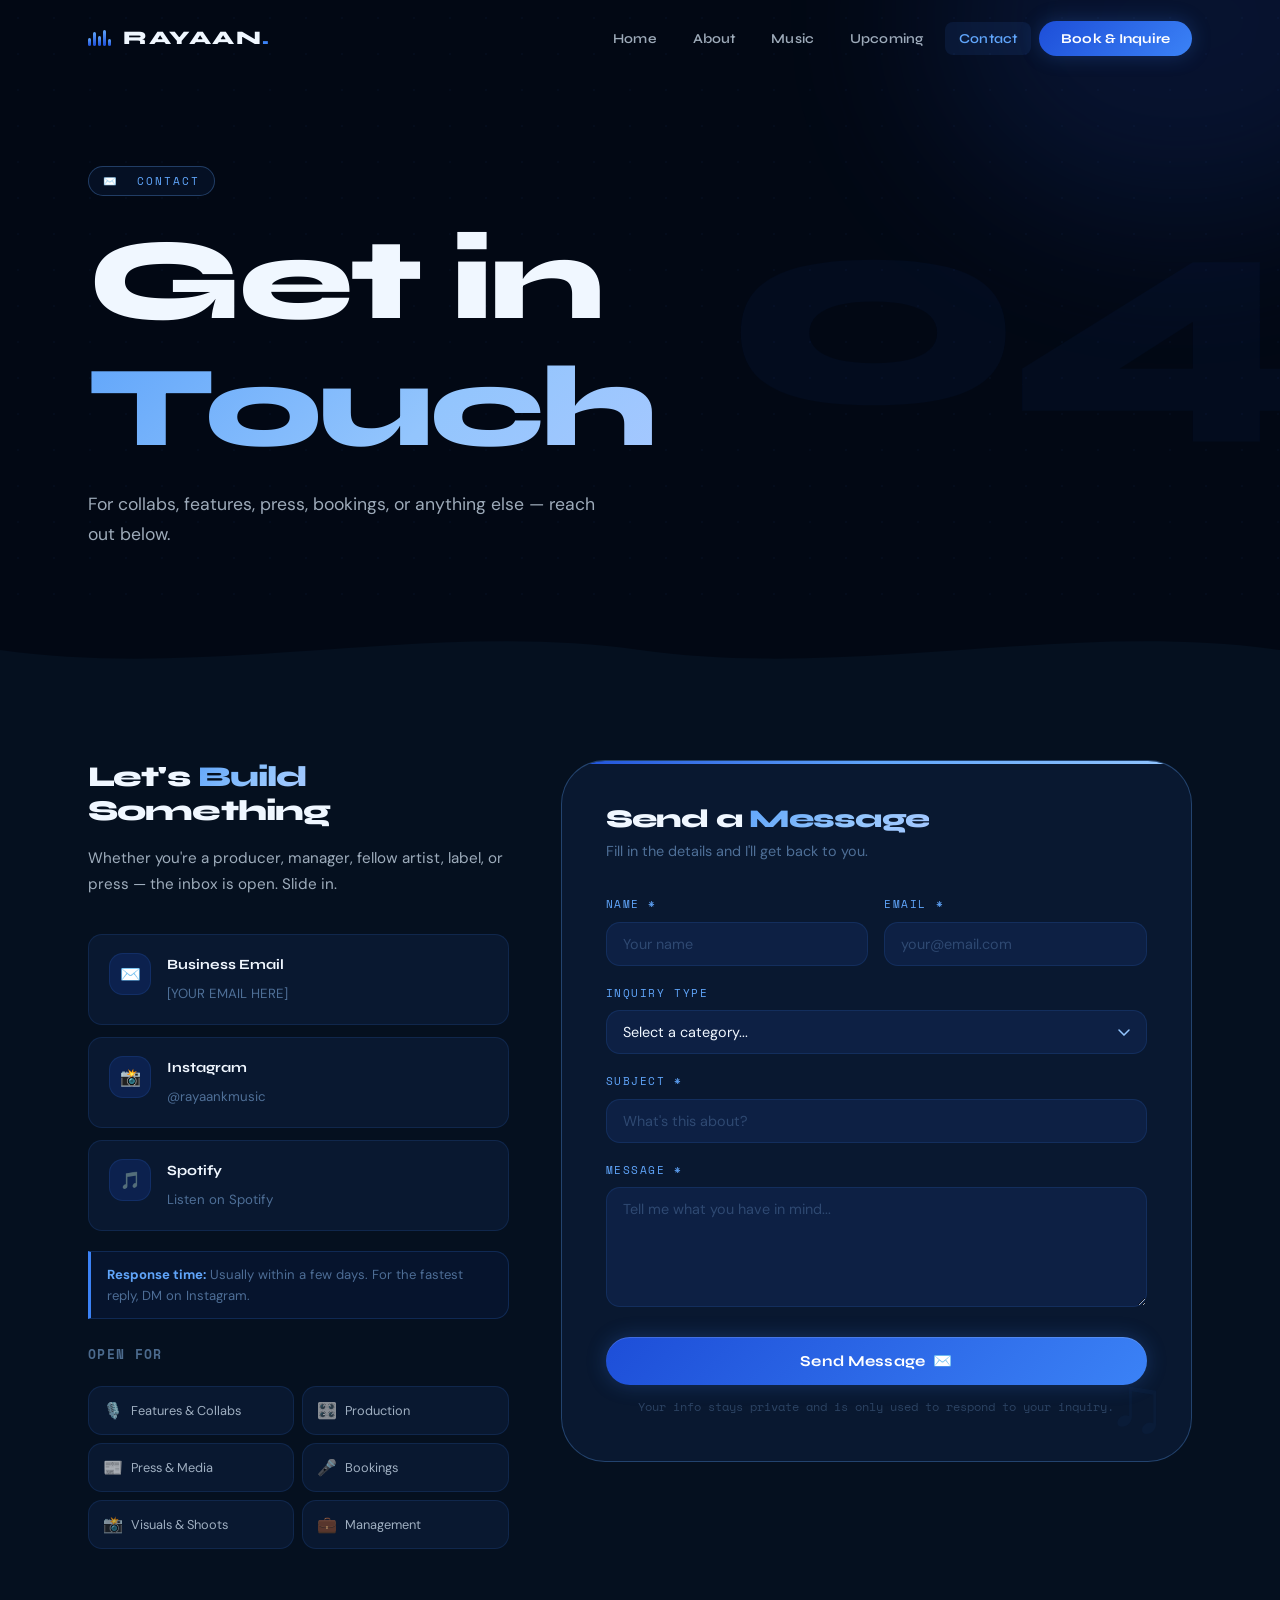
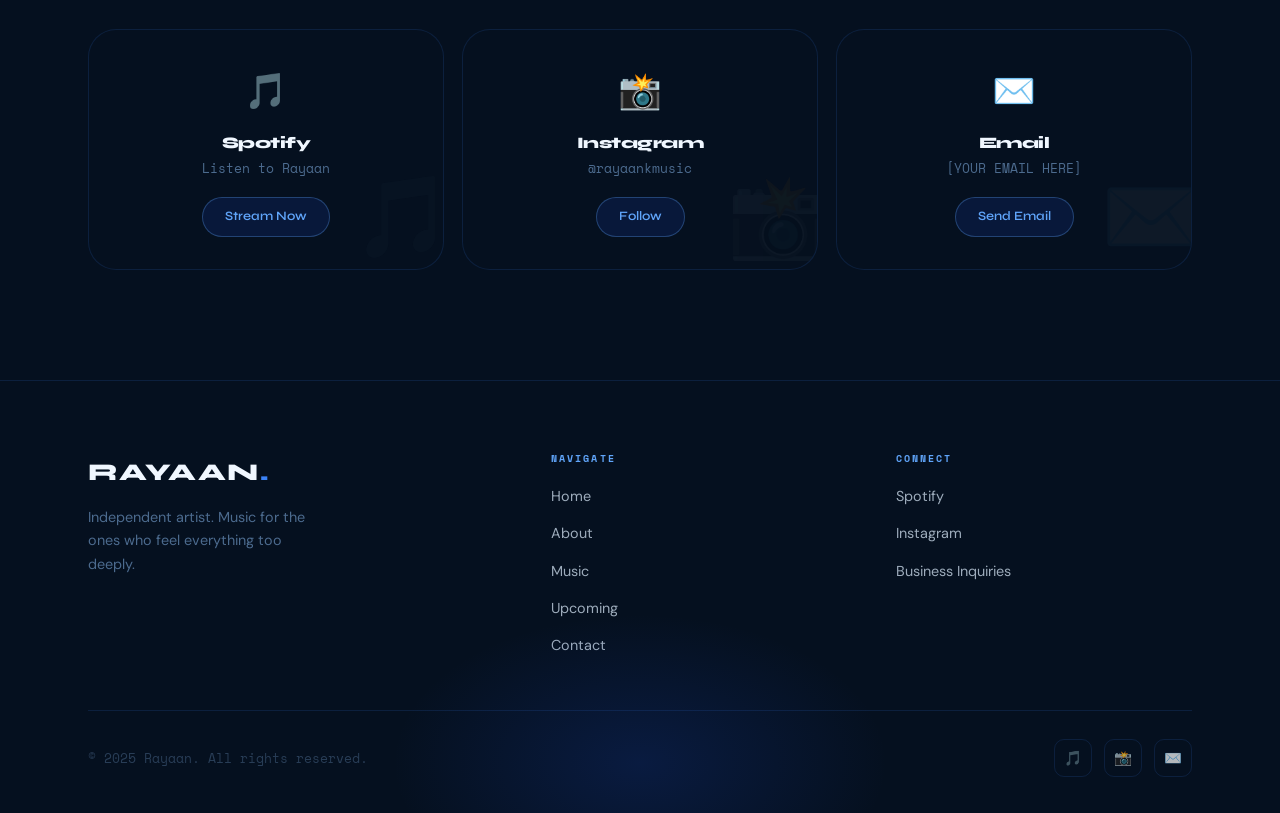
<file: rayaan-website/contact.html>
<!DOCTYPE html>
<html lang="en">
<head>
  <meta charset="UTF-8" />
  <meta name="viewport" content="width=device-width, initial-scale=1.0" />
  <title>Contact — Rayaan</title>
  <link rel="stylesheet" href="style.css" />
  <style>
    /* ─── Contact page ─── */

    /* ── Split layout ── */
    .contact-split {
      display: grid;
      grid-template-columns: 1fr 1.5fr;
      gap: 52px;
      align-items: start;
      margin-top: 24px;
    }

    /* ── Left column ── */
    .contact-left h3 {
      font-size: 1.8rem;
      margin-bottom: 16px;
      line-height: 1.2;
    }
    .contact-left > p {
      color: var(--t2);
      font-size: 0.95rem;
      line-height: 1.75;
      margin-bottom: 36px;
    }

    /* Contact methods */
    .c-method {
      display: flex;
      align-items: flex-start;
      gap: 16px;
      padding: 18px 20px;
      background: var(--mid);
      border: 1px solid var(--border);
      border-radius: var(--r);
      margin-bottom: 12px;
      transition: border-color 0.2s, background 0.2s;
    }
    .c-method:hover {
      border-color: var(--border-hi);
      background: var(--layer);
    }
    .c-method .cm-icon {
      width: 42px; height: 42px; flex-shrink: 0;
      background: rgba(29,78,216,0.18);
      border: 1px solid var(--border);
      border-radius: var(--r);
      display: flex; align-items: center; justify-content: center;
      font-size: 1.05rem;
    }
    .c-method strong { display: block; font-size: 0.88rem; margin-bottom: 2px; font-family: var(--ff-head); }
    .c-method a, .c-method span { color: var(--t3); font-size: 0.83rem; }
    .c-method a { transition: color 0.2s; }
    .c-method a:hover { color: var(--sky); }

    /* Response note */
    .response-note {
      background: rgba(29,78,216,0.08);
      border: 1px solid rgba(59,130,246,0.2);
      border-left: 3px solid var(--electric);
      border-radius: 0 var(--r) var(--r) 0;
      padding: 12px 16px;
      font-size: 0.82rem;
      color: var(--t3);
      margin-top: 20px;
      line-height: 1.6;
    }
    .response-note strong { color: var(--sky); }

    /* Inquiry type chips */
    .inquiry-grid {
      display: grid;
      grid-template-columns: 1fr 1fr;
      gap: 8px;
      margin-top: 24px;
    }
    .inq-chip {
      display: flex; align-items: center; gap: 8px;
      background: var(--mid);
      border: 1px solid var(--border);
      border-radius: var(--r);
      padding: 10px 14px;
      font-size: 0.8rem;
      color: var(--t2);
      transition: all 0.2s;
    }
    .inq-chip:hover { border-color: var(--border-hi); color: var(--sky); }
    .inq-chip .ic  { font-size: 1rem; }

    /* ── Right column — Form ── */
    .contact-form {
      background: var(--mid);
      border: 1px solid var(--border-hi);
      border-radius: var(--r-xl);
      padding: 44px;
      position: relative;
      overflow: hidden;
    }
    .contact-form::before {
      content: '';
      position: absolute; top: 0; left: 0; right: 0; height: 3px;
      background: linear-gradient(90deg, var(--cobalt), var(--sky), var(--mist));
    }
    /* Decorative music note in corner */
    .contact-form::after {
      content: '♫';
      position: absolute;
      right: 24px; bottom: 16px;
      font-size: 80px;
      color: rgba(59,130,246,0.04);
      pointer-events: none;
      line-height: 1;
    }

    .contact-form h3 { margin-bottom: 6px; }
    .contact-form > .form-sub { color: var(--t3); font-size: 0.9rem; margin-bottom: 32px; }

    .form-success {
      display: none;
      background: rgba(29,78,216,0.12);
      border: 1px solid var(--border-hi);
      border-radius: var(--r);
      padding: 14px 18px;
      font-size: 0.9rem;
      color: var(--sky);
      margin-bottom: 24px;
      text-align: center;
    }

    .form-row-2 { display: grid; grid-template-columns: 1fr 1fr; gap: 16px; }

    .fg {
      margin-bottom: 18px;
    }
    .fg label {
      display: block;
      font-family: var(--ff-mono);
      font-size: 0.68rem;
      letter-spacing: 0.14em;
      text-transform: uppercase;
      color: var(--sky);
      margin-bottom: 8px;
    }
    .fi {
      width: 100%;
      background: var(--layer);
      border: 1px solid var(--border);
      border-radius: var(--r);
      padding: 12px 16px;
      color: var(--t1);
      font-family: var(--ff-body);
      font-size: 0.9rem;
      outline: none;
      transition: border-color 0.2s, box-shadow 0.2s;
    }
    .fi::placeholder { color: var(--t4); }
    .fi:focus {
      border-color: var(--electric);
      box-shadow: 0 0 0 3px rgba(59,130,246,0.1);
    }
    textarea.fi { resize: vertical; min-height: 120px; }

    /* Custom select */
    .fi-select {
      width: 100%;
      background: var(--layer);
      border: 1px solid var(--border);
      border-radius: var(--r);
      padding: 12px 40px 12px 16px;
      color: var(--t1);
      font-family: var(--ff-body);
      font-size: 0.9rem;
      outline: none;
      cursor: pointer;
      appearance: none;
      -webkit-appearance: none;
      background-image: url("data:image/svg+xml,%3Csvg width='12' height='7' viewBox='0 0 12 7' fill='none' xmlns='http://www.w3.org/2000/svg'%3E%3Cpath d='M1 1L6 6L11 1' stroke='%2393c5fd' stroke-width='1.5' stroke-linecap='round'/%3E%3C/svg%3E");
      background-repeat: no-repeat;
      background-position: right 16px center;
    }
    .fi-select:focus { border-color: var(--electric); }
    .fi-select option { background: var(--depth); }

    .submit-btn {
      width: 100%;
      justify-content: center;
      font-size: 0.95rem;
      padding: 15px;
      margin-top: 4px;
    }
    .form-disclaimer {
      font-size: 0.73rem;
      color: var(--t4);
      text-align: center;
      margin-top: 12px;
      font-family: var(--ff-mono);
    }

    /* ── Social big links ── */
    .social-trio {
      display: grid;
      grid-template-columns: repeat(3,1fr);
      gap: 18px;
      margin-top: 80px;
    }
    .soc-card {
      background: var(--depth);
      border: 1px solid var(--border);
      border-radius: var(--r-lg);
      padding: 32px 24px;
      text-align: center;
      position: relative;
      overflow: hidden;
      transition: all 0.28s cubic-bezier(0.34,1.56,0.64,1);
    }
    .soc-card:hover {
      border-color: var(--border-hi);
      transform: translateY(-5px);
      box-shadow: 0 18px 50px rgba(29,78,216,0.3);
    }
    .soc-card .sc-icon { font-size: 2.2rem; margin-bottom: 12px; }
    .soc-card h4 { font-size: 1rem; margin-bottom: 5px; }
    .soc-card .sc-handle { color: var(--t3); font-size: 0.82rem; font-family: var(--ff-mono); }
    .soc-card .sc-btn {
      display: inline-block;
      margin-top: 18px;
      padding: 8px 22px;
      border-radius: 100px;
      background: rgba(29,78,216,0.15);
      border: 1px solid var(--border-hi);
      font-family: var(--ff-head);
      font-size: 0.8rem;
      font-weight: 600;
      color: var(--sky);
      transition: all 0.2s;
    }
    .soc-card .sc-btn:hover {
      background: rgba(29,78,216,0.3);
    }
    .soc-card .bg-sc-icon {
      position: absolute;
      right: -10px; bottom: -16px;
      font-size: 80px;
      opacity: 0.04;
      pointer-events: none;
    }

    @media (max-width: 900px) {
      .contact-split { grid-template-columns: 1fr; }
      .form-row-2 { grid-template-columns: 1fr; }
      .inquiry-grid { grid-template-columns: 1fr; }
      .social-trio { grid-template-columns: 1fr; }
      .contact-form { padding: 30px 24px; }
    }
  </style>
</head>
<body>

<nav>
  <div class="container nav-inner">
    <a href="index.html" class="nav-logo">
      <div class="eq-mini" aria-hidden="true"><i></i><i></i><i></i><i></i><i></i></div>
      <span class="logo-name">RAYAAN<span class="logo-dot">.</span></span>
    </a>
    <ul class="nav-links">
      <li><a href="index.html">Home</a></li>
      <li><a href="about.html">About</a></li>
      <li><a href="music.html">Music</a></li>
      <li><a href="plans.html">Upcoming</a></li>
      <li><a href="contact.html">Contact</a></li>
      <li class="nav-cta-desktop"><a href="contact.html" class="nav-cta-btn">Book &amp; Inquire</a></li>
    </ul>
    <button class="hamburger" aria-label="Toggle menu"><span></span><span></span><span></span></button>
  </div>
</nav>

<div class="page-top">
  <div class="orb orb-ocean" style="width:500px;height:400px;top:-180px;right:-150px;opacity:0.45;"></div>
  <div class="dot-bg" style="position:absolute;inset:0;opacity:0.35;pointer-events:none;"></div>
  <div class="page-top-bg-num" aria-hidden="true">04</div>
  <div class="container">
    <div class="label-pill">✉️ &nbsp;Contact</div>
    <h1>Get in <span class="gradient-text">Touch</span></h1>
    <p class="sub">For collabs, features, press, bookings, or anything else — reach out below.</p>
  </div>
</div>

<div class="wave-sep" style="background:var(--ink);">
  <svg viewBox="0 0 1440 60" fill="none" preserveAspectRatio="none" style="width:100%;height:60px;">
    <path d="M0,30 C240,60 480,0 720,30 C960,60 1200,0 1440,30 L1440,60 L0,60 Z" fill="#05101f"/>
  </svg>
</div>

<!-- ═══ MAIN CONTACT ═══ -->
<section class="section" style="background:var(--depth); padding-top:56px;">
  <div class="container">
    <div class="contact-split">

      <!-- Left info -->
      <div class="contact-left reveal">
        <h3>Let's <span class="gradient-text">Build</span><br>Something</h3>
        <p>Whether you're a producer, manager, fellow artist, label, or press — the inbox is open. Slide in.</p>

        <!-- Email -->
        <div class="c-method">
          <div class="cm-icon">✉️</div>
          <div>
            <strong>Business Email</strong>
            <!-- 👇 Replace [YOUR EMAIL HERE] with your actual email -->
            <a href="mailto:[YOUR EMAIL HERE]">[YOUR EMAIL HERE]</a>
          </div>
        </div>

        <!-- Instagram -->
        <div class="c-method">
          <div class="cm-icon">📸</div>
          <div>
            <strong>Instagram</strong>
            <a href="https://instagram.com/rayaankmusic" target="_blank">@rayaankmusic</a>
          </div>
        </div>

        <!-- Spotify -->
        <div class="c-method">
          <div class="cm-icon">🎵</div>
          <div>
            <strong>Spotify</strong>
            <a href="https://open.spotify.com/artist/6nurqNt57IxtcXSIciyk6d" target="_blank">Listen on Spotify</a>
          </div>
        </div>

        <div class="response-note">
          <strong>Response time:</strong> Usually within a few days.
          For the fastest reply, DM on Instagram.
        </div>

        <h4 style="margin-top:28px;margin-bottom:14px;font-size:0.82rem;color:var(--t3);font-family:var(--ff-mono);letter-spacing:0.1em;text-transform:uppercase;">Open for</h4>
        <div class="inquiry-grid">
          <div class="inq-chip"><span class="ic">🎙️</span> Features &amp; Collabs</div>
          <div class="inq-chip"><span class="ic">🎛️</span> Production</div>
          <div class="inq-chip"><span class="ic">📰</span> Press &amp; Media</div>
          <div class="inq-chip"><span class="ic">🎤</span> Bookings</div>
          <div class="inq-chip"><span class="ic">📸</span> Visuals &amp; Shoots</div>
          <div class="inq-chip"><span class="ic">💼</span> Management</div>
        </div>
      </div>

      <!-- Right form -->
      <div class="contact-form reveal reveal-delay-2">
        <h3>Send a <span class="gradient-text">Message</span></h3>
        <p class="form-sub">Fill in the details and I'll get back to you.</p>

        <div class="form-success" id="formSuccess">
          ✅ Message sent — I'll get back to you soon.
        </div>

        <!--
          To make this actually send emails, use Formspree (free):
          1. Sign up at formspree.io
          2. Create a form and get your endpoint URL
          3. Replace action="#" with action="https://formspree.io/f/YOUR_ID"
          4. Remove novalidate and the JS preventDefault if you want native submission
        -->
        <form id="contactForm" action="#" method="POST" novalidate>
          <div class="form-row-2">
            <div class="fg">
              <label for="name">Name *</label>
              <input type="text" id="name" name="name" class="fi" placeholder="Your name" required />
            </div>
            <div class="fg">
              <label for="email">Email *</label>
              <input type="email" id="email" name="email" class="fi" placeholder="your@email.com" required />
            </div>
          </div>

          <div class="fg">
            <label for="inquiry">Inquiry Type</label>
            <select id="inquiry" name="inquiry" class="fi fi-select">
              <option value="">Select a category...</option>
              <option>Feature / Collaboration</option>
              <option>Production / Beat Placement</option>
              <option>Press / Media</option>
              <option>Booking / Live Performance</option>
              <option>Visuals / Photography</option>
              <option>Management / Label</option>
              <option>Other</option>
            </select>
          </div>

          <div class="fg">
            <label for="subject">Subject *</label>
            <input type="text" id="subject" name="subject" class="fi" placeholder="What's this about?" required />
          </div>

          <div class="fg">
            <label for="message">Message *</label>
            <textarea id="message" name="message" class="fi" placeholder="Tell me what you have in mind..." required></textarea>
          </div>

          <button type="submit" class="btn btn-primary submit-btn">
            Send Message &nbsp;✉️
          </button>

          <p class="form-disclaimer">
            Your info stays private and is only used to respond to your inquiry.
          </p>
        </form>
      </div>

    </div>

    <!-- Social big cards -->
    <div class="social-trio">
      <a href="https://open.spotify.com/artist/6nurqNt57IxtcXSIciyk6d" target="_blank" class="soc-card reveal reveal-delay-1" style="text-decoration:none;">
        <span class="bg-sc-icon" aria-hidden="true">🎵</span>
        <div class="sc-icon">🎵</div>
        <h4>Spotify</h4>
        <div class="sc-handle">Listen to Rayaan</div>
        <span class="sc-btn">Stream Now</span>
      </a>
      <a href="https://instagram.com/rayaankmusic" target="_blank" class="soc-card reveal reveal-delay-2" style="text-decoration:none;">
        <span class="bg-sc-icon" aria-hidden="true">📸</span>
        <div class="sc-icon">📸</div>
        <h4>Instagram</h4>
        <div class="sc-handle">@rayaankmusic</div>
        <span class="sc-btn">Follow</span>
      </a>
      <div class="soc-card reveal reveal-delay-3">
        <span class="bg-sc-icon" aria-hidden="true">✉️</span>
        <div class="sc-icon">✉️</div>
        <h4>Email</h4>
        <!-- 👇 Replace [YOUR EMAIL HERE] -->
        <div class="sc-handle">[YOUR EMAIL HERE]</div>
        <a href="mailto:[YOUR EMAIL HERE]" class="sc-btn">Send Email</a>
      </div>
    </div>

  </div>
</section>

<footer>
  <div class="foot-glow"></div>
  <div class="container">
    <div class="foot-grid">
      <div class="foot-brand">
        <div class="brand-name">RAYAAN<span>.</span></div>
        <p>Independent artist. Music for the ones who feel everything too deeply.</p>
      </div>
      <div class="foot-col">
        <h5>Navigate</h5>
        <ul>
          <li><a href="index.html">Home</a></li>
          <li><a href="about.html">About</a></li>
          <li><a href="music.html">Music</a></li>
          <li><a href="plans.html">Upcoming</a></li>
          <li><a href="contact.html">Contact</a></li>
        </ul>
      </div>
      <div class="foot-col">
        <h5>Connect</h5>
        <ul>
          <li><a href="https://open.spotify.com/artist/6nurqNt57IxtcXSIciyk6d" target="_blank">Spotify</a></li>
          <li><a href="https://instagram.com/rayaankmusic" target="_blank">Instagram</a></li>
          <li><a href="contact.html">Business Inquiries</a></li>
        </ul>
      </div>
    </div>
    <div class="foot-bottom">
      <span>© 2025 Rayaan. All rights reserved.</span>
      <div class="foot-socials">
        <a href="https://open.spotify.com/artist/6nurqNt57IxtcXSIciyk6d" target="_blank">🎵</a>
        <a href="https://instagram.com/rayaankmusic" target="_blank">📸</a>
        <a href="contact.html">✉️</a>
      </div>
    </div>
  </div>
</footer>

<script src="nav.js"></script>
<script>
  document.getElementById('contactForm').addEventListener('submit', function(e) {
    e.preventDefault();
    const success = document.getElementById('formSuccess');
    success.style.display = 'block';
    this.reset();
    success.scrollIntoView({ behavior: 'smooth', block: 'nearest' });
  });
</script>
</body>
</html>
</file>
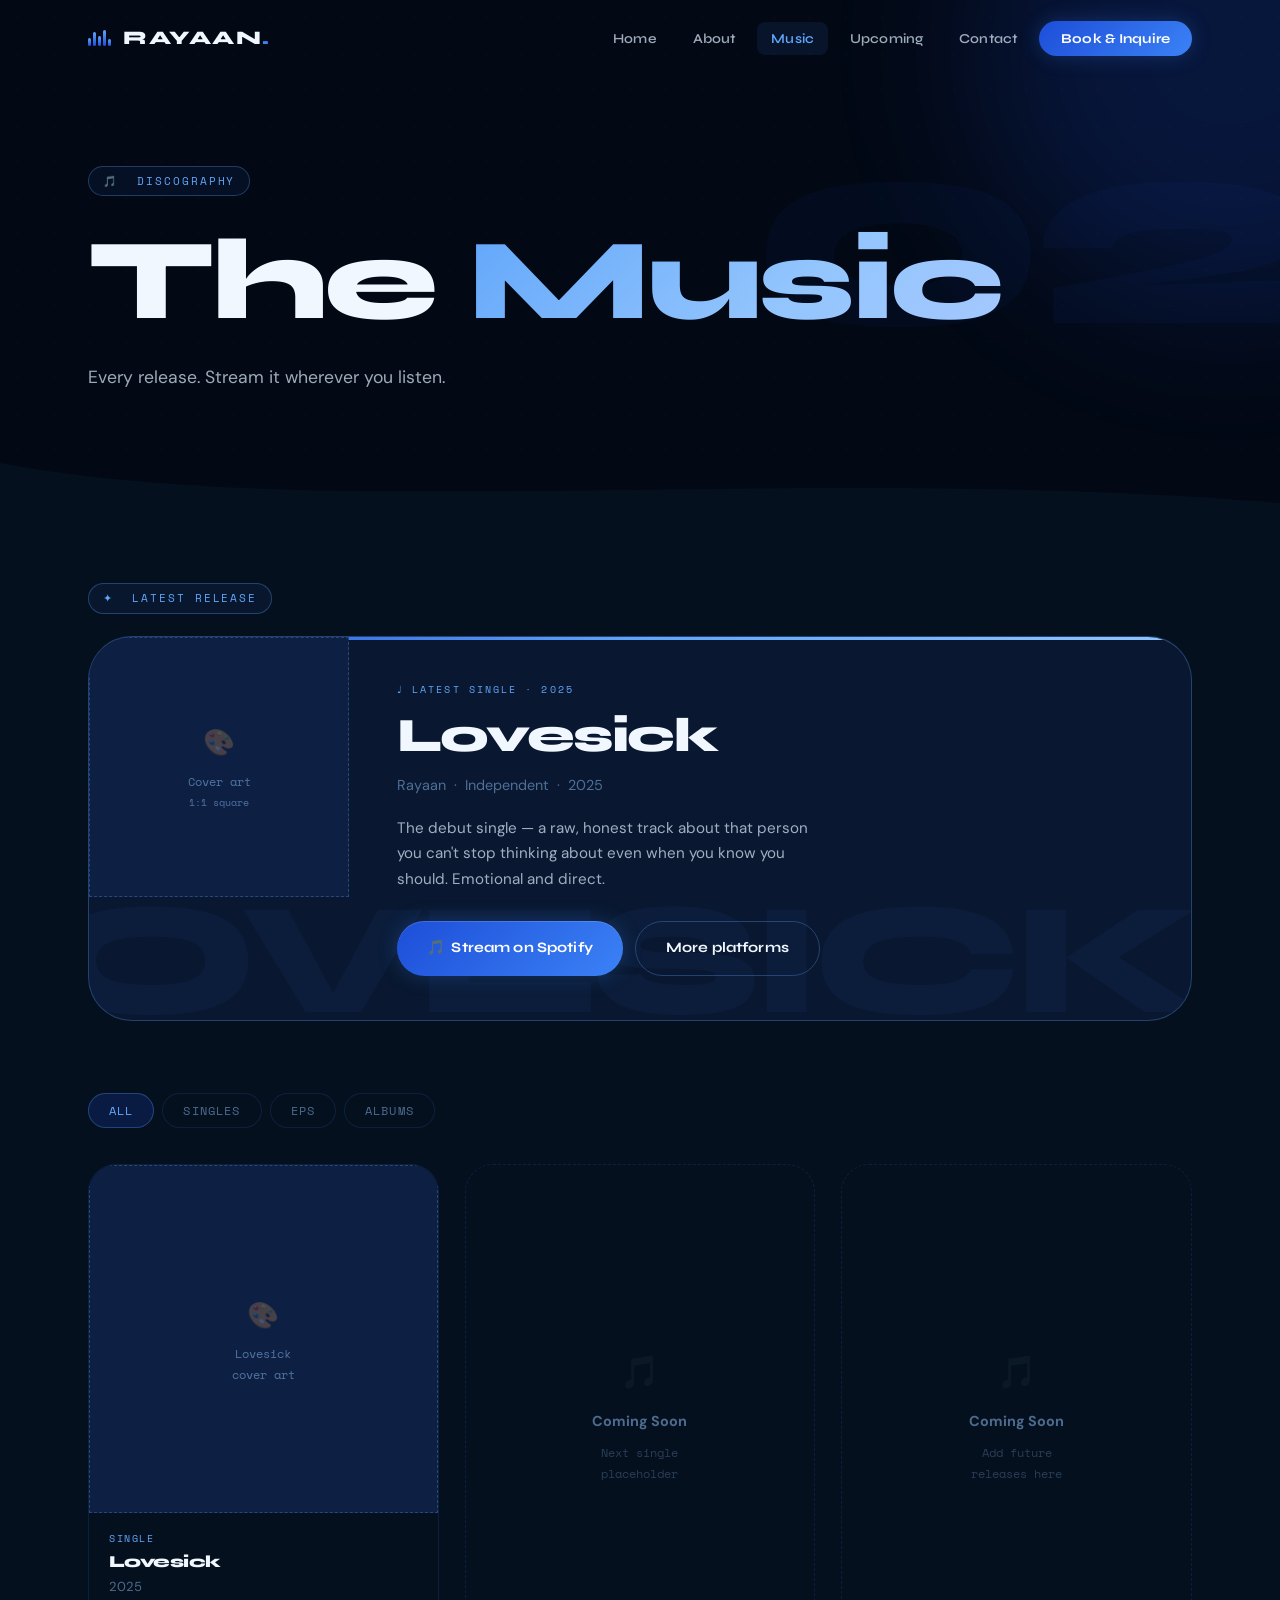
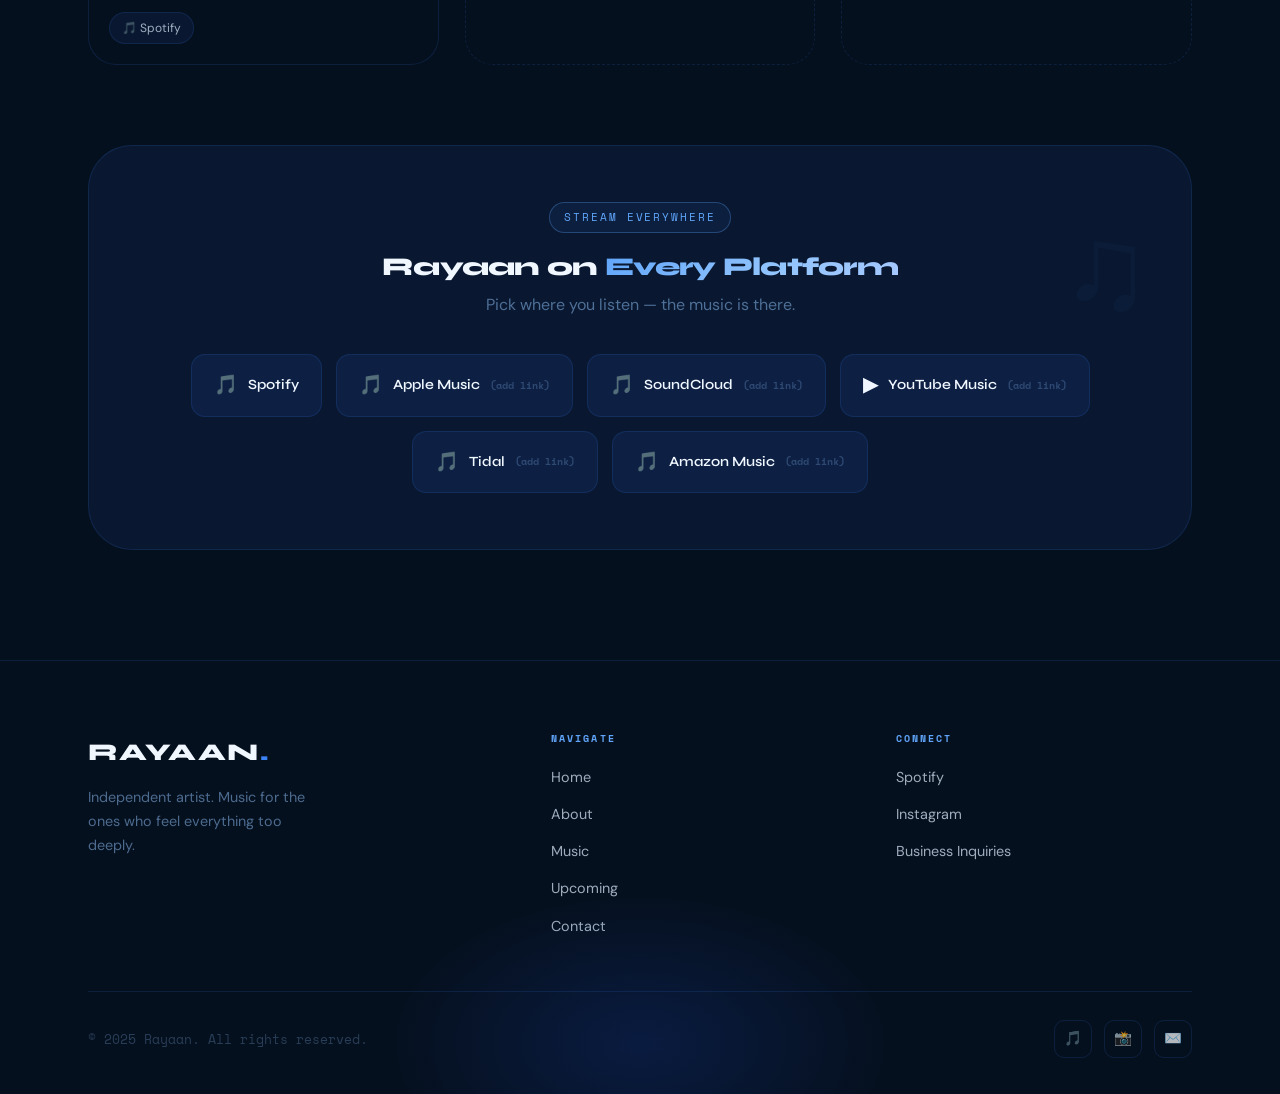
<file: rayaan-website/music.html>
<!DOCTYPE html>
<html lang="en">
<head>
  <meta charset="UTF-8" />
  <meta name="viewport" content="width=device-width, initial-scale=1.0" />
  <title>Music — Rayaan</title>
  <link rel="stylesheet" href="style.css" />
  <style>
    /* ─── Music page ─── */

    /* ── Featured release (big hero card) ── */
    .feature-release {
      position: relative;
      border-radius: var(--r-xl);
      overflow: hidden;
      margin-bottom: 72px;
      border: 1px solid var(--border-hi);
      background: var(--mid);
    }
    .feature-release::before {
      content: '';
      position: absolute; top: 0; left: 0; right: 0; height: 3px;
      background: linear-gradient(90deg, var(--cobalt), var(--sky), var(--mist));
    }

    /* BIG background title */
    .feature-release .bg-title {
      position: absolute;
      right: -10px; bottom: -20px;
      font-family: var(--ff-head);
      font-size: clamp(80px, 14vw, 160px);
      font-weight: 800;
      letter-spacing: -0.05em;
      color: rgba(59,130,246,0.05);
      pointer-events: none;
      user-select: none;
      white-space: nowrap;
      line-height: 1;
    }

    .feature-inner {
      display: grid;
      grid-template-columns: 260px 1fr;
      gap: 0;
      position: relative;
      z-index: 1;
    }
    .feature-art {
      width: 260px;
      aspect-ratio: 1;
    }
    .feature-art .ph { width: 100%; height: 100%; border-radius: 0; }

    .feature-info {
      padding: 44px 48px;
      display: flex;
      flex-direction: column;
      justify-content: center;
    }
    .feature-info .fi-tag {
      font-family: var(--ff-mono);
      font-size: 0.65rem;
      letter-spacing: 0.2em;
      text-transform: uppercase;
      color: var(--sky);
      margin-bottom: 12px;
    }
    .feature-info h2 { font-size: clamp(1.8rem, 4vw, 3rem); margin-bottom: 10px; }
    .feature-info .fi-meta { color: var(--t3); font-size: 0.9rem; margin-bottom: 18px; }
    .feature-info .fi-desc { color: var(--t2); font-size: 0.95rem; line-height: 1.7; margin-bottom: 28px; max-width: 420px; }
    .feature-links { display: flex; gap: 12px; flex-wrap: wrap; }

    /* ── Filter tabs ── */
    .filter-tabs {
      display: flex;
      gap: 8px;
      flex-wrap: wrap;
      margin-bottom: 36px;
    }
    .f-tab {
      padding: 8px 20px;
      border-radius: 100px;
      background: var(--depth);
      border: 1px solid var(--border);
      color: var(--t3);
      font-family: var(--ff-mono);
      font-size: 0.72rem;
      letter-spacing: 0.1em;
      text-transform: uppercase;
      cursor: pointer;
      transition: all 0.2s;
    }
    .f-tab:hover, .f-tab.active {
      background: rgba(29,78,216,0.2);
      border-color: var(--border-hi);
      color: var(--sky);
    }

    /* ── Release shelf ── */
    .release-grid {
      display: grid;
      grid-template-columns: repeat(3, 1fr);
      gap: 26px;
      margin-bottom: 80px;
    }

    .rel-card {
      background: var(--depth);
      border: 1px solid var(--border);
      border-radius: var(--r-lg);
      overflow: hidden;
      position: relative;
      transition: all 0.3s cubic-bezier(0.34,1.56,0.64,1);
    }
    .rel-card:hover {
      border-color: var(--border-hi);
      transform: translateY(-6px) rotate(-0.5deg);
      box-shadow: 0 20px 60px rgba(29,78,216,0.35), var(--glow-sm);
    }

    .rel-art {
      width: 100%;
      aspect-ratio: 1;
      position: relative;
      overflow: hidden;
    }
    .rel-art .ph { width: 100%; height: 100%; border-radius: 0; }

    /* Hover overlay */
    .rel-overlay {
      position: absolute;
      inset: 0;
      background: rgba(5,16,31,0.75);
      display: flex;
      align-items: center;
      justify-content: center;
      opacity: 0;
      transition: opacity 0.25s;
      backdrop-filter: blur(4px);
    }
    .rel-card:hover .rel-overlay { opacity: 1; }
    .play-circle {
      width: 60px; height: 60px;
      background: linear-gradient(135deg, var(--cobalt), var(--sky));
      border-radius: 50%;
      display: flex; align-items: center; justify-content: center;
      font-size: 1.4rem;
      box-shadow: 0 0 30px rgba(59,130,246,0.6);
      transition: transform 0.2s;
    }
    .play-circle:hover { transform: scale(1.12); }

    .rel-meta {
      padding: 18px 20px 20px;
    }
    .rel-type {
      font-family: var(--ff-mono);
      font-size: 0.62rem;
      letter-spacing: 0.16em;
      text-transform: uppercase;
      color: var(--sky);
      margin-bottom: 5px;
    }
    .rel-meta h3 { font-size: 1.05rem; margin-bottom: 4px; }
    .rel-meta .rel-year { color: var(--t3); font-size: 0.82rem; margin-bottom: 14px; }
    .stream-pills { display: flex; gap: 8px; flex-wrap: wrap; }
    .sp {
      display: inline-flex; align-items: center; gap: 5px;
      background: var(--mid);
      border: 1px solid var(--border);
      border-radius: 100px;
      padding: 5px 12px;
      font-size: 0.75rem;
      color: var(--t2);
      transition: all 0.2s;
    }
    .sp:hover { border-color: var(--electric); color: var(--sky); }

    /* Placeholder cards (future releases) */
    .rel-placeholder {
      background: var(--depth);
      border: 1.5px dashed var(--border);
      border-radius: var(--r-lg);
      display: flex;
      flex-direction: column;
      align-items: center;
      justify-content: center;
      text-align: center;
      gap: 10px;
      padding: 40px 20px;
      min-height: 280px;
      color: var(--t4);
      transition: border-color 0.2s;
    }
    .rel-placeholder:hover { border-color: var(--border-hi); }
    .rel-placeholder .rp-icon { font-size: 2rem; opacity: 0.35; }
    .rel-placeholder p { font-size: 0.75rem; font-family: var(--ff-mono); }

    /* ── Streaming platforms ── */
    .platforms-section {
      background: var(--mid);
      border: 1px solid var(--border);
      border-radius: var(--r-xl);
      padding: 56px;
      position: relative;
      overflow: hidden;
      text-align: center;
    }
    .platforms-section::before {
      content: '♫';
      position: absolute;
      right: 40px; top: 20px;
      font-size: 120px;
      color: rgba(59,130,246,0.04);
      pointer-events: none;
    }
    .platforms-section h3 { margin-bottom: 10px; }
    .platforms-section > p { color: var(--t3); margin-bottom: 36px; max-width: 380px; margin-left: auto; margin-right: auto; }

    .platform-list {
      display: flex;
      justify-content: center;
      flex-wrap: wrap;
      gap: 14px;
    }
    .plat-btn {
      display: inline-flex;
      align-items: center;
      gap: 10px;
      background: var(--layer);
      border: 1px solid var(--border);
      border-radius: 14px;
      padding: 14px 22px;
      font-family: var(--ff-head);
      font-size: 0.88rem;
      font-weight: 600;
      color: var(--t1);
      transition: all 0.22s;
    }
    .plat-btn:hover {
      border-color: var(--electric);
      background: rgba(29,78,216,0.15);
      color: var(--sky);
      transform: translateY(-2px);
      box-shadow: var(--glow-sm);
    }
    .plat-btn .pi { font-size: 1.2rem; }
    .plat-btn .add-link {
      font-size: 0.65rem;
      color: var(--t4);
      font-family: var(--ff-mono);
    }

    @media (max-width: 860px) {
      .feature-inner { grid-template-columns: 1fr; }
      .feature-art { width: 100%; }
      .feature-info { padding: 30px; }
      .release-grid { grid-template-columns: 1fr 1fr; }
      .platforms-section { padding: 36px 24px; }
    }
    @media (max-width: 580px) {
      .release-grid { grid-template-columns: 1fr; }
    }
  </style>
</head>
<body>

<nav>
  <div class="container nav-inner">
    <a href="index.html" class="nav-logo">
      <div class="eq-mini" aria-hidden="true"><i></i><i></i><i></i><i></i><i></i></div>
      <span class="logo-name">RAYAAN<span class="logo-dot">.</span></span>
    </a>
    <ul class="nav-links">
      <li><a href="index.html">Home</a></li>
      <li><a href="about.html">About</a></li>
      <li><a href="music.html">Music</a></li>
      <li><a href="plans.html">Upcoming</a></li>
      <li><a href="contact.html">Contact</a></li>
      <li class="nav-cta-desktop"><a href="contact.html" class="nav-cta-btn">Book &amp; Inquire</a></li>
    </ul>
    <button class="hamburger" aria-label="Toggle menu"><span></span><span></span><span></span></button>
  </div>
</nav>

<div class="page-top">
  <div class="orb orb-blue" style="width:500px;height:500px;top:-200px;right:-200px;opacity:0.45;"></div>
  <div class="dot-bg" style="position:absolute;inset:0;opacity:0.35;pointer-events:none;"></div>
  <div class="page-top-bg-num" aria-hidden="true">02</div>
  <div class="container">
    <div class="label-pill">🎵 &nbsp;Discography</div>
    <h1>The <span class="gradient-text">Music</span></h1>
    <p class="sub">Every release. Stream it wherever you listen.</p>
  </div>
</div>

<!-- Wave -->
<div class="wave-sep" style="background:var(--ink);">
  <svg viewBox="0 0 1440 60" fill="none" preserveAspectRatio="none" style="width:100%;height:60px;">
    <path d="M0,0 C360,60 900,0 1440,40 L1440,60 L0,60 Z" fill="#05101f"/>
  </svg>
</div>

<!-- ═══ RELEASES ═══ -->
<section class="section" style="background:var(--depth); padding-top:60px;">
  <div class="container">

    <!-- Featured -->
    <div class="label-pill reveal">✦ &nbsp;Latest Release</div>
    <div class="feature-release reveal reveal-delay-1">
      <span class="bg-title" aria-hidden="true">LOVESICK</span>
      <div class="feature-inner">
        <div class="feature-art">
          <div class="ph" style="width:260px;height:260px;border-radius:0;">
            <span class="ph-icon">🎨</span>
            <span>Cover art<br><small>1:1 square</small></span>
          </div>
        </div>
        <div class="feature-info">
          <div class="fi-tag">♩ Latest Single · 2025</div>
          <h2>Lovesick</h2>
          <div class="fi-meta">Rayaan &nbsp;·&nbsp; Independent &nbsp;·&nbsp; 2025</div>
          <p class="fi-desc">
            The debut single — a raw, honest track about that person you can't stop thinking about
            even when you know you should. Emotional and direct.
          </p>
          <div class="feature-links">
            <a href="https://open.spotify.com/artist/6nurqNt57IxtcXSIciyk6d" target="_blank" class="btn btn-primary">🎵 &nbsp;Stream on Spotify</a>
            <a href="#all-platforms" class="btn btn-ghost">More platforms</a>
          </div>
        </div>
      </div>
    </div>

    <!-- Tabs -->
    <div class="filter-tabs reveal">
      <button class="f-tab active">All</button>
      <button class="f-tab">Singles</button>
      <button class="f-tab">EPs</button>
      <button class="f-tab">Albums</button>
    </div>

    <!-- Grid -->
    <div class="release-grid" id="releaseGrid">

      <!-- Lovesick -->
      <div class="rel-card reveal reveal-delay-1">
        <div class="rel-art">
          <div class="ph" style="width:100%;height:100%;border-radius:0;">
            <span class="ph-icon">🎨</span>
            <span>Lovesick<br>cover art</span>
          </div>
          <div class="rel-overlay">
            <a href="https://open.spotify.com/artist/6nurqNt57IxtcXSIciyk6d" target="_blank" class="play-circle">▶</a>
          </div>
        </div>
        <div class="rel-meta">
          <div class="rel-type">Single</div>
          <h3>Lovesick</h3>
          <div class="rel-year">2025</div>
          <div class="stream-pills">
            <a href="https://open.spotify.com/artist/6nurqNt57IxtcXSIciyk6d" target="_blank" class="sp">🎵 Spotify</a>
          </div>
        </div>
      </div>

      <!-- Placeholder 2 -->
      <div class="rel-placeholder reveal reveal-delay-2">
        <span class="rp-icon">🎵</span>
        <strong style="font-size:.9rem;color:var(--t3);">Coming Soon</strong>
        <p>Next single<br>placeholder</p>
      </div>

      <!-- Placeholder 3 -->
      <div class="rel-placeholder reveal reveal-delay-3">
        <span class="rp-icon">🎵</span>
        <strong style="font-size:.9rem;color:var(--t3);">Coming Soon</strong>
        <p>Add future<br>releases here</p>
      </div>

    </div>

    <!-- Platforms -->
    <div class="platforms-section reveal" id="all-platforms">
      <div class="label-pill" style="margin:0 auto 20px;">Stream Everywhere</div>
      <h3>Rayaan on <span class="gradient-text">Every Platform</span></h3>
      <p>Pick where you listen — the music is there.</p>

      <div class="platform-list">
        <a href="https://open.spotify.com/artist/6nurqNt57IxtcXSIciyk6d" target="_blank" class="plat-btn">
          <span class="pi">🎵</span> Spotify
        </a>
        <div class="plat-btn">
          <span class="pi">🎵</span> Apple Music
          <span class="add-link">(add link)</span>
        </div>
        <div class="plat-btn">
          <span class="pi">🎵</span> SoundCloud
          <span class="add-link">(add link)</span>
        </div>
        <div class="plat-btn">
          <span class="pi">▶</span> YouTube Music
          <span class="add-link">(add link)</span>
        </div>
        <div class="plat-btn">
          <span class="pi">🎵</span> Tidal
          <span class="add-link">(add link)</span>
        </div>
        <div class="plat-btn">
          <span class="pi">🎵</span> Amazon Music
          <span class="add-link">(add link)</span>
        </div>
      </div>
    </div>

  </div>
</section>

<footer>
  <div class="foot-glow"></div>
  <div class="container">
    <div class="foot-grid">
      <div class="foot-brand">
        <div class="brand-name">RAYAAN<span>.</span></div>
        <p>Independent artist. Music for the ones who feel everything too deeply.</p>
      </div>
      <div class="foot-col">
        <h5>Navigate</h5>
        <ul>
          <li><a href="index.html">Home</a></li>
          <li><a href="about.html">About</a></li>
          <li><a href="music.html">Music</a></li>
          <li><a href="plans.html">Upcoming</a></li>
          <li><a href="contact.html">Contact</a></li>
        </ul>
      </div>
      <div class="foot-col">
        <h5>Connect</h5>
        <ul>
          <li><a href="https://open.spotify.com/artist/6nurqNt57IxtcXSIciyk6d" target="_blank">Spotify</a></li>
          <li><a href="https://instagram.com/rayaankmusic" target="_blank">Instagram</a></li>
          <li><a href="contact.html">Business Inquiries</a></li>
        </ul>
      </div>
    </div>
    <div class="foot-bottom">
      <span>© 2025 Rayaan. All rights reserved.</span>
      <div class="foot-socials">
        <a href="https://open.spotify.com/artist/6nurqNt57IxtcXSIciyk6d" target="_blank">🎵</a>
        <a href="https://instagram.com/rayaankmusic" target="_blank">📸</a>
        <a href="contact.html">✉️</a>
      </div>
    </div>
  </div>
</footer>

<script src="nav.js"></script>
<script>
  document.querySelectorAll('.f-tab').forEach(btn => {
    btn.addEventListener('click', () => {
      document.querySelectorAll('.f-tab').forEach(b => b.classList.remove('active'));
      btn.classList.add('active');
    });
  });
</script>
</body>
</html>
</file>
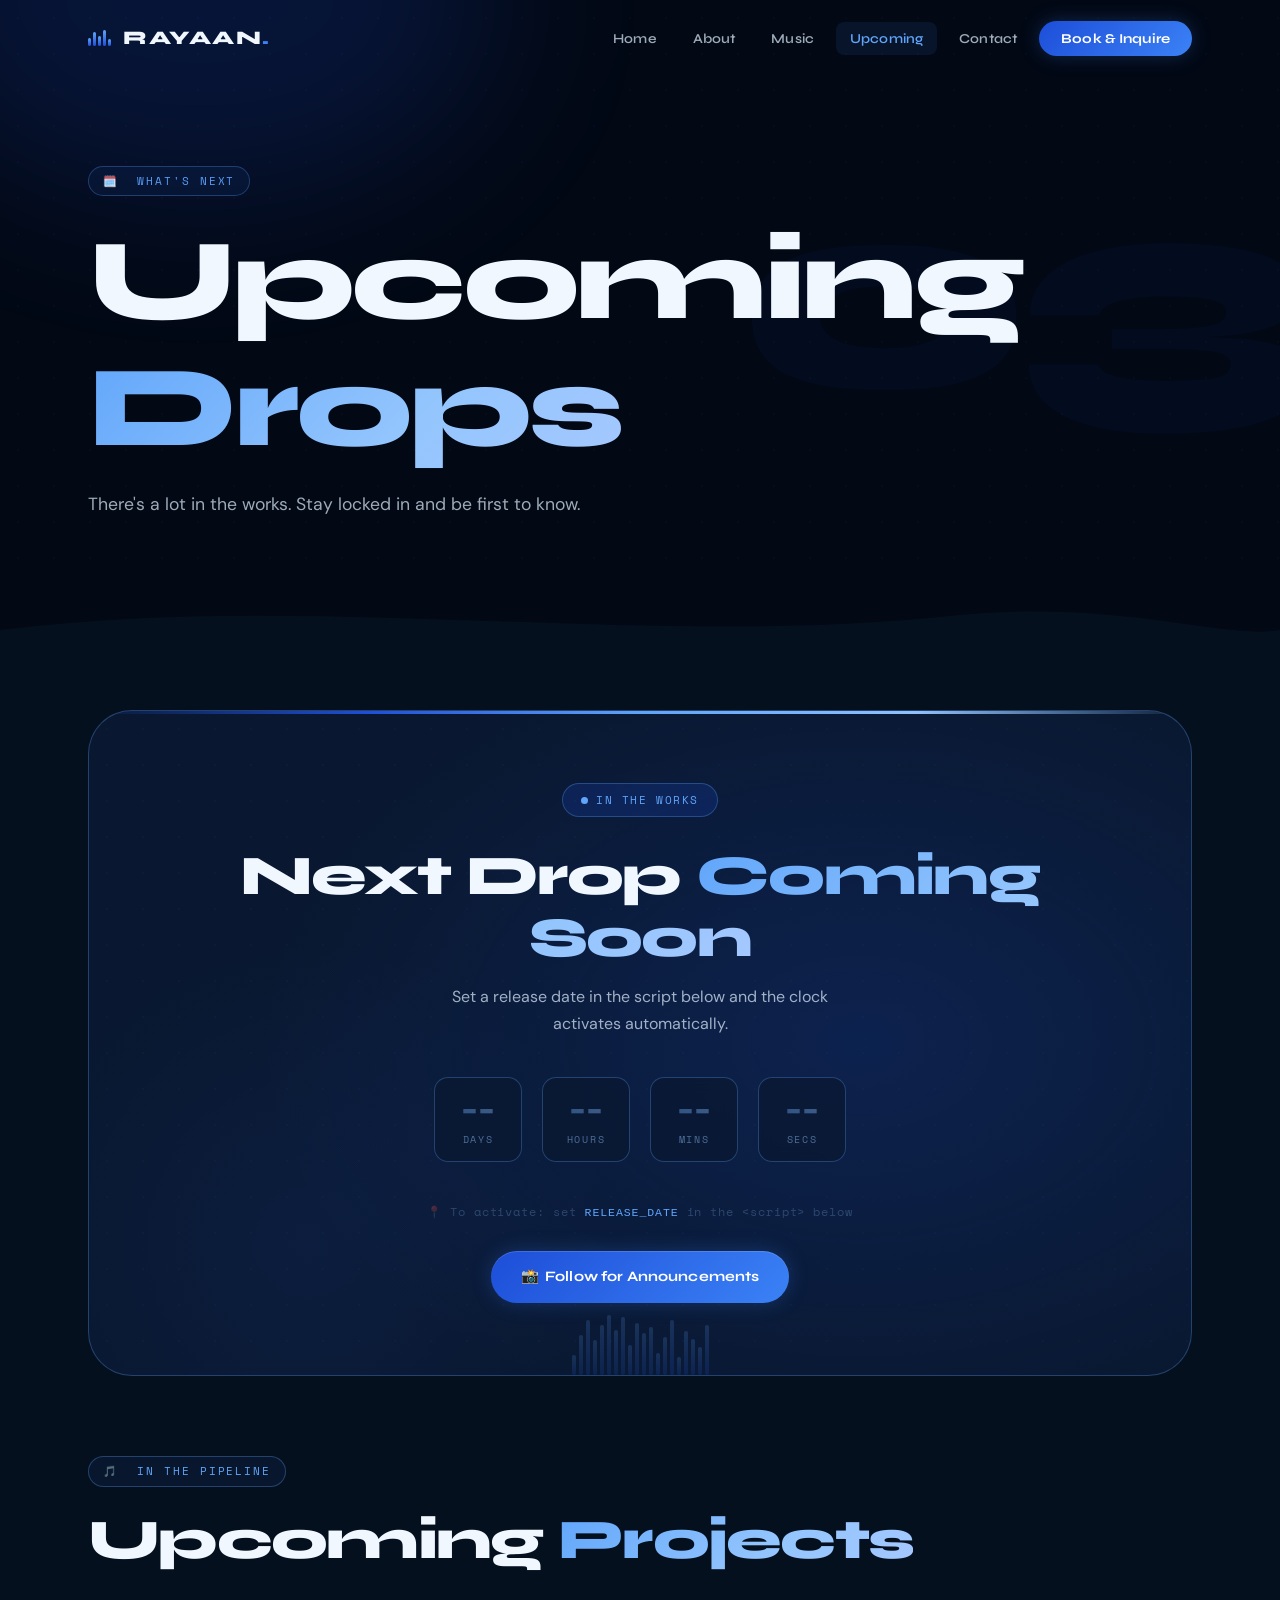
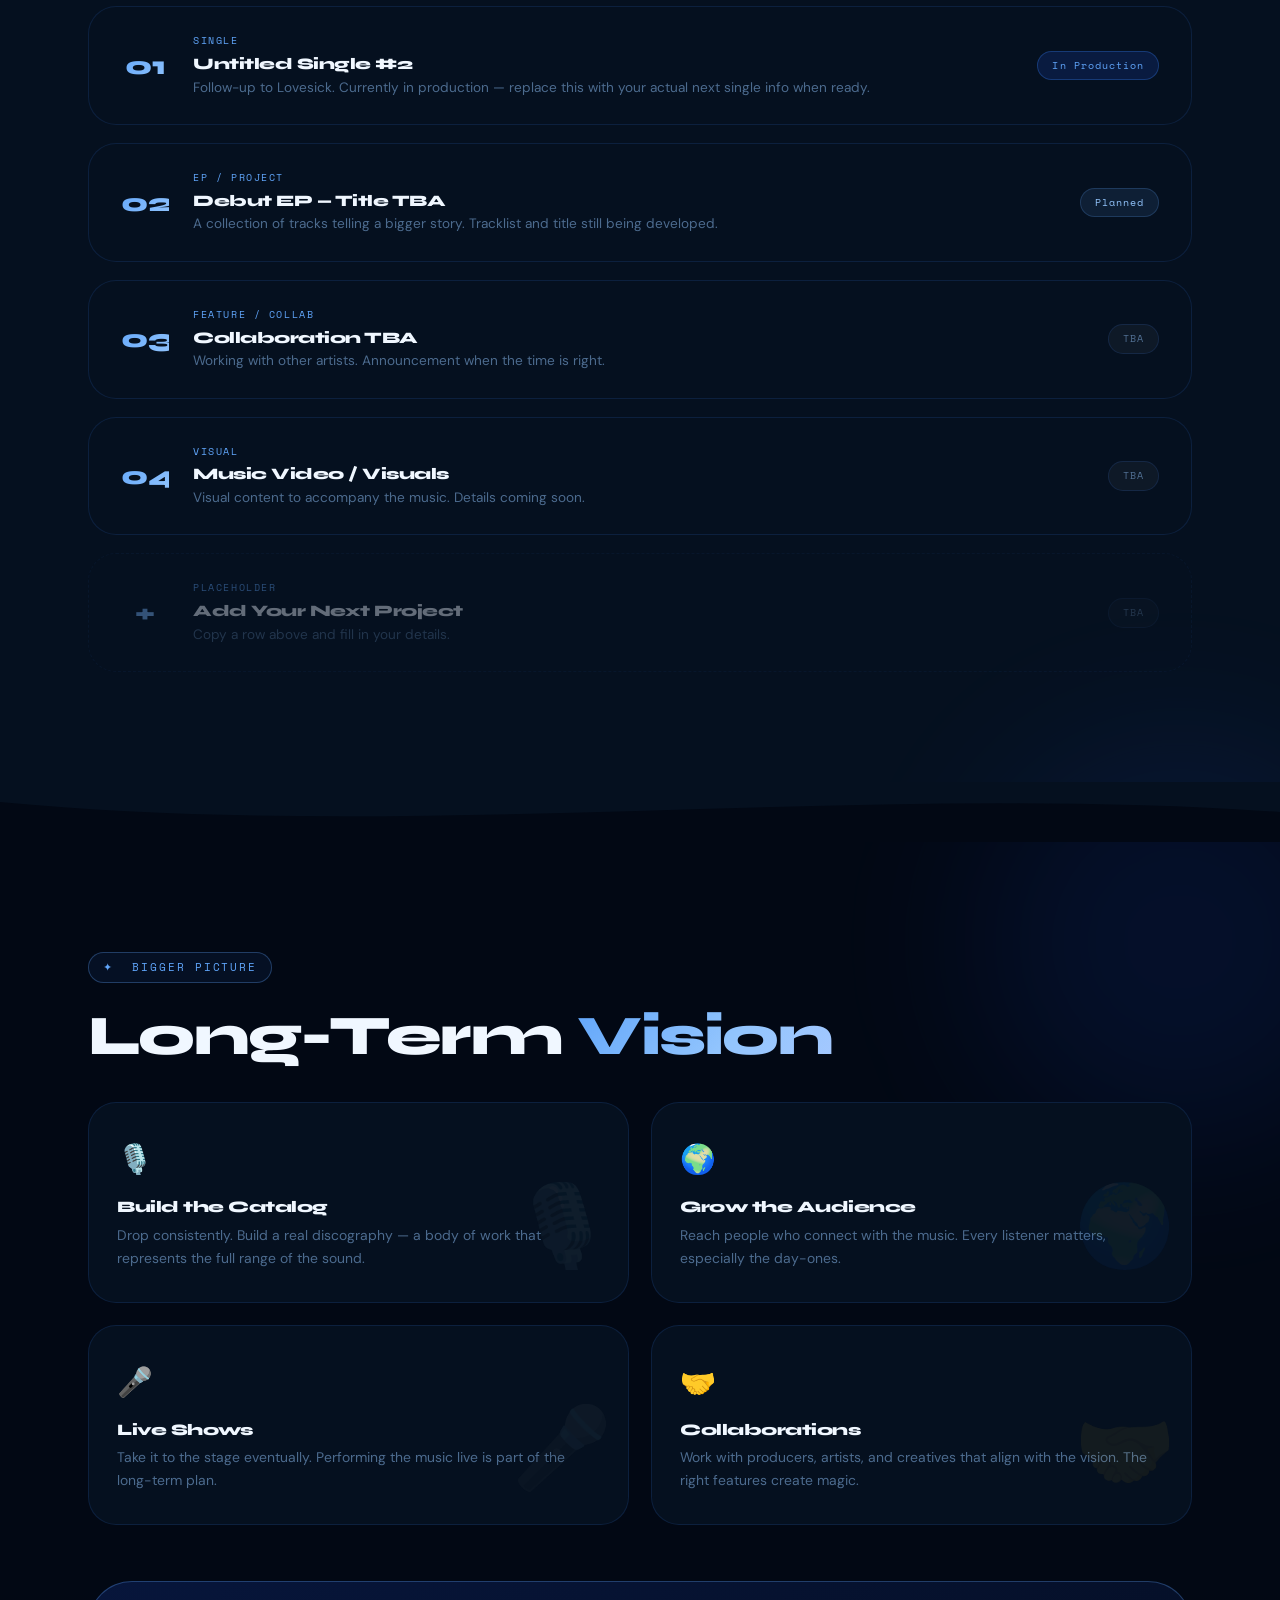
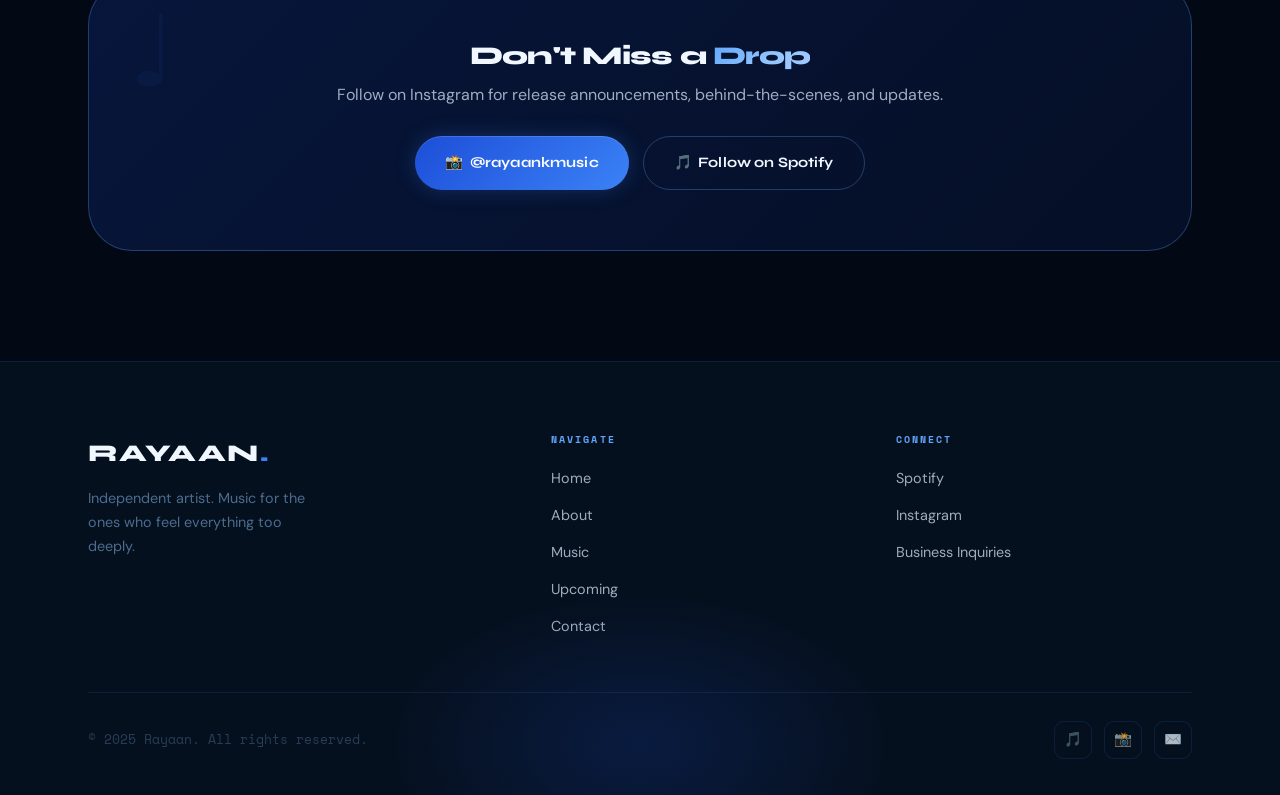
<file: rayaan-website/plans.html>
<!DOCTYPE html>
<html lang="en">
<head>
  <meta charset="UTF-8" />
  <meta name="viewport" content="width=device-width, initial-scale=1.0" />
  <title>Upcoming — Rayaan</title>
  <link rel="stylesheet" href="style.css" />
  <style>
    /* ─── Plans page ─── */

    /* ── Countdown hero card ── */
    .countdown-hero {
      position: relative;
      border-radius: var(--r-xl);
      overflow: hidden;
      padding: 72px 60px;
      text-align: center;
      border: 1px solid var(--border-hi);
      background: var(--mid);
      margin-bottom: 80px;
    }
    .countdown-hero::before {
      content: '';
      position: absolute; top: 0; left: 0; right: 0; height: 3px;
      background: linear-gradient(90deg, transparent, var(--cobalt), var(--sky), var(--mist), transparent);
    }
    .countdown-hero-bg {
      position: absolute; inset: 0;
      background:
        radial-gradient(ellipse 600px 400px at 70% 50%, rgba(29,78,216,0.18), transparent),
        radial-gradient(ellipse 300px 300px at 20% 80%, rgba(26,58,143,0.15), transparent);
      pointer-events: none;
    }
    .countdown-hero-bg .dot-bg { opacity: 0.35; }

    /* Sound wave decoration */
    .hero-wave-deco {
      position: absolute;
      bottom: 0; left: 0; right: 0;
      display: flex;
      align-items: flex-end;
      justify-content: center;
      gap: 3px;
      height: 60px;
      padding: 0 20px;
      opacity: 0.18;
      overflow: hidden;
    }
    .hwd {
      width: 4px;
      border-radius: 3px;
      background: linear-gradient(to top, var(--cobalt), var(--sky));
      animation: sw-pulse var(--d,.65s) ease-in-out infinite alternate;
      animation-delay: var(--dl,0s);
      flex-shrink: 0;
    }

    .countdown-inner { position: relative; z-index: 1; }

    .status-live {
      display: inline-flex;
      align-items: center;
      gap: 8px;
      background: rgba(29,78,216,0.2);
      border: 1px solid var(--border-hi);
      border-radius: 100px;
      padding: 7px 18px;
      font-family: var(--ff-mono);
      font-size: 0.68rem;
      letter-spacing: 0.14em;
      text-transform: uppercase;
      color: var(--sky);
      margin-bottom: 28px;
    }
    .blink-dot {
      width: 7px; height: 7px;
      background: var(--sky);
      border-radius: 50%;
      animation: blink-dot 1.2s ease-in-out infinite;
    }

    .countdown-hero h2 { font-size: clamp(2rem, 5vw, 3.5rem); margin-bottom: 14px; }
    .countdown-hero .sub { color: var(--t2); max-width: 440px; margin: 0 auto 40px; font-size: 1rem; }

    /* Clock */
    .clock {
      display: flex;
      justify-content: center;
      gap: 20px;
      margin-bottom: 40px;
      flex-wrap: wrap;
    }
    .clock-unit {
      background: rgba(9,24,48,0.7);
      border: 1px solid var(--border-hi);
      border-radius: var(--r);
      padding: 18px 22px 14px;
      min-width: 88px;
      text-align: center;
      backdrop-filter: blur(8px);
    }
    .clock-num {
      font-family: var(--ff-head);
      font-size: 2.8rem;
      font-weight: 800;
      background: linear-gradient(135deg, var(--sky) 0%, var(--mist) 100%);
      -webkit-background-clip: text;
      -webkit-text-fill-color: transparent;
      background-clip: text;
      line-height: 1;
      margin-bottom: 6px;
    }
    .clock-label {
      font-family: var(--ff-mono);
      font-size: 0.6rem;
      letter-spacing: 0.18em;
      text-transform: uppercase;
      color: var(--t3);
    }
    .clock-tba .clock-num { font-size: 1.8rem; opacity: 0.4; }

    .clock-hint {
      font-family: var(--ff-mono);
      font-size: 0.72rem;
      color: var(--t4);
      letter-spacing: 0.08em;
      margin-bottom: 28px;
    }

    /* ── Pipeline ── */
    .pipeline {
      display: flex;
      flex-direction: column;
      gap: 18px;
    }

    .pipe-item {
      display: grid;
      grid-template-columns: 48px 1fr auto;
      align-items: center;
      gap: 24px;
      padding: 26px 32px;
      background: var(--depth);
      border: 1px solid var(--border);
      border-radius: var(--r-lg);
      position: relative;
      overflow: hidden;
      transition: all 0.3s;
    }
    .pipe-item:hover {
      border-color: var(--border-hi);
      transform: translateX(6px);
      box-shadow: 0 8px 40px rgba(29,78,216,0.25);
    }
    .pipe-item::before {
      content: '';
      position: absolute;
      left: 0; top: 0; bottom: 0;
      width: 3px;
      background: linear-gradient(to bottom, var(--cobalt), var(--sky));
      opacity: 0;
      transition: opacity 0.2s;
    }
    .pipe-item:hover::before { opacity: 1; }

    .pipe-num {
      font-family: var(--ff-head);
      font-size: 1.6rem;
      font-weight: 800;
      background: linear-gradient(135deg, var(--sky), var(--mist));
      -webkit-background-clip: text;
      -webkit-text-fill-color: transparent;
      background-clip: text;
      text-align: center;
    }
    .pipe-info .pi-type {
      font-family: var(--ff-mono);
      font-size: 0.62rem;
      letter-spacing: 0.16em;
      text-transform: uppercase;
      color: var(--sky);
      margin-bottom: 5px;
    }
    .pipe-info h4 { font-size: 1rem; margin-bottom: 5px; }
    .pipe-info p  { color: var(--t3); font-size: 0.85rem; line-height: 1.5; }

    /* Status badges */
    .status {
      padding: 5px 14px;
      border-radius: 100px;
      font-family: var(--ff-mono);
      font-size: 0.65rem;
      letter-spacing: 0.1em;
      white-space: nowrap;
    }
    .s-prod    { background: rgba(29,78,216,0.18); border: 1px solid rgba(59,130,246,0.3); color: var(--sky); }
    .s-planned { background: rgba(96,165,250,0.1);  border: 1px solid rgba(96,165,250,0.2); color: var(--mist); }
    .s-tba     { background: rgba(255,255,255,0.04); border: 1px solid var(--border); color: var(--t3); }

    /* ── Vision grid ── */
    .vision-grid {
      display: grid;
      grid-template-columns: 1fr 1fr;
      gap: 22px;
    }
    .v-card {
      background: var(--depth);
      border: 1px solid var(--border);
      border-radius: var(--r-lg);
      padding: 32px 28px;
      position: relative;
      overflow: hidden;
      transition: all 0.25s;
    }
    .v-card:hover {
      border-color: var(--border-hi);
      transform: translateY(-4px);
      box-shadow: 0 16px 50px rgba(29,78,216,0.2);
    }
    .v-card .v-bg-icon {
      position: absolute;
      right: 16px; bottom: 8px;
      font-size: 5rem;
      opacity: 0.06;
      pointer-events: none;
    }
    .v-card .v-icon { font-size: 1.8rem; margin-bottom: 14px; }
    .v-card h4 { font-size: 1rem; margin-bottom: 8px; }
    .v-card p  { color: var(--t3); font-size: 0.87rem; line-height: 1.65; }

    /* ── Follow CTA ── */
    .follow-cta {
      background: linear-gradient(135deg, rgba(29,78,216,0.2) 0%, rgba(26,58,143,0.15) 100%);
      border: 1px solid var(--border-hi);
      border-radius: var(--r-xl);
      padding: 60px;
      text-align: center;
      position: relative;
      overflow: hidden;
    }
    .follow-cta::after {
      content: '♩';
      position: absolute;
      left: 40px; top: 20px;
      font-size: 100px;
      color: rgba(59,130,246,0.05);
      pointer-events: none;
      line-height: 1;
    }
    .follow-cta h3 { margin-bottom: 10px; }
    .follow-cta p  { color: var(--t2); margin-bottom: 28px; }

    @media (max-width: 860px) {
      .countdown-hero { padding: 48px 28px; }
      .pipe-item { grid-template-columns: 1fr; gap: 12px; }
      .pipe-num  { display: none; }
      .vision-grid { grid-template-columns: 1fr; }
      .follow-cta { padding: 40px 24px; }
      .clock-unit { min-width: 70px; padding: 14px 16px 12px; }
      .clock-num { font-size: 2.2rem; }
    }
  </style>
</head>
<body>

<nav>
  <div class="container nav-inner">
    <a href="index.html" class="nav-logo">
      <div class="eq-mini" aria-hidden="true"><i></i><i></i><i></i><i></i><i></i></div>
      <span class="logo-name">RAYAAN<span class="logo-dot">.</span></span>
    </a>
    <ul class="nav-links">
      <li><a href="index.html">Home</a></li>
      <li><a href="about.html">About</a></li>
      <li><a href="music.html">Music</a></li>
      <li><a href="plans.html">Upcoming</a></li>
      <li><a href="contact.html">Contact</a></li>
      <li class="nav-cta-desktop"><a href="contact.html" class="nav-cta-btn">Book &amp; Inquire</a></li>
    </ul>
    <button class="hamburger" aria-label="Toggle menu"><span></span><span></span><span></span></button>
  </div>
</nav>

<div class="page-top">
  <div class="orb orb-blue" style="width:600px;height:400px;top:-200px;left:-100px;opacity:0.4;"></div>
  <div class="dot-bg" style="position:absolute;inset:0;opacity:0.35;pointer-events:none;"></div>
  <div class="page-top-bg-num" aria-hidden="true">03</div>
  <div class="container">
    <div class="label-pill">🗓️ &nbsp;What's Next</div>
    <h1>Upcoming <span class="gradient-text">Drops</span></h1>
    <p class="sub">There's a lot in the works. Stay locked in and be first to know.</p>
  </div>
</div>

<div class="wave-sep" style="background:var(--ink);">
  <svg viewBox="0 0 1440 60" fill="none" preserveAspectRatio="none" style="width:100%;height:60px;">
    <path d="M0,40 C360,0 720,60 1080,25 C1260,10 1380,50 1440,40 L1440,60 L0,60 Z" fill="#05101f"/>
  </svg>
</div>

<!-- ═══ COUNTDOWN ═══ -->
<section class="section" style="background:var(--depth); padding-top:60px;">
  <div class="container">

    <div class="countdown-hero reveal">
      <div class="countdown-hero-bg"><div class="dot-bg"></div></div>

      <!-- Decorative wave bars at bottom -->
      <div class="hero-wave-deco" aria-hidden="true">
        <div class="hwd" style="height:20px;--d:.6s;--dl:.0s"></div>
        <div class="hwd" style="height:40px;--d:.5s;--dl:.07s"></div>
        <div class="hwd" style="height:55px;--d:.7s;--dl:.14s"></div>
        <div class="hwd" style="height:35px;--d:.6s;--dl:.05s"></div>
        <div class="hwd" style="height:50px;--d:.8s;--dl:.11s"></div>
        <div class="hwd" style="height:60px;--d:.55s;--dl:.03s"></div>
        <div class="hwd" style="height:45px;--d:.65s;--dl:.09s"></div>
        <div class="hwd" style="height:58px;--d:.72s;--dl:.16s"></div>
        <div class="hwd" style="height:30px;--d:.60s;--dl:.06s"></div>
        <div class="hwd" style="height:52px;--d:.57s;--dl:.13s"></div>
        <div class="hwd" style="height:42px;--d:.68s;--dl:.02s"></div>
        <div class="hwd" style="height:48px;--d:.63s;--dl:.10s"></div>
        <div class="hwd" style="height:22px;--d:.50s;--dl:.08s"></div>
        <div class="hwd" style="height:38px;--d:.66s;--dl:.15s"></div>
        <div class="hwd" style="height:55px;--d:.54s;--dl:.04s"></div>
        <div class="hwd" style="height:18px;--d:.59s;--dl:.12s"></div>
        <div class="hwd" style="height:44px;--d:.62s;--dl:.01s"></div>
        <div class="hwd" style="height:36px;--d:.58s;--dl:.07s"></div>
        <div class="hwd" style="height:28px;--d:.70s;--dl:.13s"></div>
        <div class="hwd" style="height:50px;--d:.56s;--dl:.05s"></div>
      </div>

      <div class="countdown-inner">
        <div class="status-live"><span class="blink-dot"></span>In the works</div>
        <h2>Next Drop <span class="gradient-text">Coming Soon</span></h2>
        <p class="sub">Set a release date in the script below and the clock activates automatically.</p>

        <div class="clock" id="clockWrap">
          <div class="clock-unit clock-tba">
            <div class="clock-num" id="cd-d">--</div>
            <div class="clock-label">Days</div>
          </div>
          <div class="clock-unit clock-tba">
            <div class="clock-num" id="cd-h">--</div>
            <div class="clock-label">Hours</div>
          </div>
          <div class="clock-unit clock-tba">
            <div class="clock-num" id="cd-m">--</div>
            <div class="clock-label">Mins</div>
          </div>
          <div class="clock-unit clock-tba">
            <div class="clock-num" id="cd-s">--</div>
            <div class="clock-label">Secs</div>
          </div>
        </div>

        <p class="clock-hint">📍 To activate: set <code style="color:var(--sky);">RELEASE_DATE</code> in the &lt;script&gt; below</p>

        <a href="https://instagram.com/rayaankmusic" target="_blank" class="btn btn-primary">
          📸 &nbsp;Follow for Announcements
        </a>
      </div>
    </div>

    <!-- Pipeline -->
    <div class="label-pill reveal">🎵 &nbsp;In the Pipeline</div>
    <h2 class="reveal reveal-delay-1" style="margin-bottom:36px;">Upcoming <span class="gradient-text">Projects</span></h2>

    <div class="pipeline">
      <div class="pipe-item reveal reveal-delay-1">
        <div class="pipe-num">01</div>
        <div class="pipe-info">
          <div class="pi-type">Single</div>
          <h4>Untitled Single #2</h4>
          <p>Follow-up to Lovesick. Currently in production — replace this with your actual next single info when ready.</p>
        </div>
        <span class="status s-prod">In Production</span>
      </div>

      <div class="pipe-item reveal reveal-delay-2">
        <div class="pipe-num">02</div>
        <div class="pipe-info">
          <div class="pi-type">EP / Project</div>
          <h4>Debut EP — Title TBA</h4>
          <p>A collection of tracks telling a bigger story. Tracklist and title still being developed.</p>
        </div>
        <span class="status s-planned">Planned</span>
      </div>

      <div class="pipe-item reveal reveal-delay-3">
        <div class="pipe-num">03</div>
        <div class="pipe-info">
          <div class="pi-type">Feature / Collab</div>
          <h4>Collaboration TBA</h4>
          <p>Working with other artists. Announcement when the time is right.</p>
        </div>
        <span class="status s-tba">TBA</span>
      </div>

      <div class="pipe-item reveal reveal-delay-4">
        <div class="pipe-num">04</div>
        <div class="pipe-info">
          <div class="pi-type">Visual</div>
          <h4>Music Video / Visuals</h4>
          <p>Visual content to accompany the music. Details coming soon.</p>
        </div>
        <span class="status s-tba">TBA</span>
      </div>

      <div class="pipe-item reveal" style="opacity:0.4;border-style:dashed;">
        <div class="pipe-num">+</div>
        <div class="pipe-info">
          <div class="pi-type">Placeholder</div>
          <h4>Add Your Next Project</h4>
          <p>Copy a row above and fill in your details.</p>
        </div>
        <span class="status s-tba">TBA</span>
      </div>
    </div>

  </div>
</section>

<div class="wave-sep" style="background:var(--depth);">
  <svg viewBox="0 0 1440 60" fill="none" preserveAspectRatio="none" style="width:100%;height:60px;">
    <path d="M0,20 C480,60 960,0 1440,30 L1440,60 L0,60 Z" fill="#020814"/>
  </svg>
</div>

<!-- ═══ VISION ═══ -->
<section class="section" style="background:var(--ink);">
  <div class="orb orb-blue" style="width:400px;height:400px;top:-100px;right:-100px;opacity:0.25;"></div>
  <div class="container">
    <div class="label-pill reveal">✦ &nbsp;Bigger Picture</div>
    <h2 class="reveal reveal-delay-1" style="margin-bottom:36px;">Long-Term <span class="gradient-text">Vision</span></h2>

    <div class="vision-grid">
      <div class="v-card reveal reveal-delay-1">
        <div class="v-bg-icon" aria-hidden="true">🎙️</div>
        <div class="v-icon">🎙️</div>
        <h4>Build the Catalog</h4>
        <p>Drop consistently. Build a real discography — a body of work that represents the full range of the sound.</p>
      </div>
      <div class="v-card reveal reveal-delay-2">
        <div class="v-bg-icon" aria-hidden="true">🌍</div>
        <div class="v-icon">🌍</div>
        <h4>Grow the Audience</h4>
        <p>Reach people who connect with the music. Every listener matters, especially the day-ones.</p>
      </div>
      <div class="v-card reveal reveal-delay-3">
        <div class="v-bg-icon" aria-hidden="true">🎤</div>
        <div class="v-icon">🎤</div>
        <h4>Live Shows</h4>
        <p>Take it to the stage eventually. Performing the music live is part of the long-term plan.</p>
      </div>
      <div class="v-card reveal reveal-delay-4">
        <div class="v-bg-icon" aria-hidden="true">🤝</div>
        <div class="v-icon">🤝</div>
        <h4>Collaborations</h4>
        <p>Work with producers, artists, and creatives that align with the vision. The right features create magic.</p>
      </div>
    </div>

    <div class="follow-cta reveal" style="margin-top:56px;">
      <h3>Don't Miss a <span class="gradient-text">Drop</span></h3>
      <p>Follow on Instagram for release announcements, behind-the-scenes, and updates.</p>
      <div style="display:flex;gap:14px;justify-content:center;flex-wrap:wrap;">
        <a href="https://instagram.com/rayaankmusic" target="_blank" class="btn btn-primary">📸 &nbsp;@rayaankmusic</a>
        <a href="https://open.spotify.com/artist/6nurqNt57IxtcXSIciyk6d" target="_blank" class="btn btn-ghost">🎵 &nbsp;Follow on Spotify</a>
      </div>
    </div>
  </div>
</section>

<footer>
  <div class="foot-glow"></div>
  <div class="container">
    <div class="foot-grid">
      <div class="foot-brand">
        <div class="brand-name">RAYAAN<span>.</span></div>
        <p>Independent artist. Music for the ones who feel everything too deeply.</p>
      </div>
      <div class="foot-col">
        <h5>Navigate</h5>
        <ul>
          <li><a href="index.html">Home</a></li>
          <li><a href="about.html">About</a></li>
          <li><a href="music.html">Music</a></li>
          <li><a href="plans.html">Upcoming</a></li>
          <li><a href="contact.html">Contact</a></li>
        </ul>
      </div>
      <div class="foot-col">
        <h5>Connect</h5>
        <ul>
          <li><a href="https://open.spotify.com/artist/6nurqNt57IxtcXSIciyk6d" target="_blank">Spotify</a></li>
          <li><a href="https://instagram.com/rayaankmusic" target="_blank">Instagram</a></li>
          <li><a href="contact.html">Business Inquiries</a></li>
        </ul>
      </div>
    </div>
    <div class="foot-bottom">
      <span>© 2025 Rayaan. All rights reserved.</span>
      <div class="foot-socials">
        <a href="https://open.spotify.com/artist/6nurqNt57IxtcXSIciyk6d" target="_blank">🎵</a>
        <a href="https://instagram.com/rayaankmusic" target="_blank">📸</a>
        <a href="contact.html">✉️</a>
      </div>
    </div>
  </div>
</footer>

<script src="nav.js"></script>
<script>
  // ── Countdown ──
  // 👇 Set your release date here, e.g. "2025-10-01T00:00:00"
  const RELEASE_DATE = null;

  function tick() {
    if (!RELEASE_DATE) return;
    const diff = new Date(RELEASE_DATE) - new Date();
    if (diff <= 0) {
      document.getElementById('clockWrap').innerHTML =
        '<span style="font-family:var(--ff-head);font-size:1.6rem;color:var(--sky)">🎉 Out Now!</span>';
      return;
    }
    const pad = n => String(Math.floor(n)).padStart(2,'0');
    document.getElementById('cd-d').textContent = pad(diff / 86400000);
    document.getElementById('cd-h').textContent = pad((diff % 86400000) / 3600000);
    document.getElementById('cd-m').textContent = pad((diff % 3600000) / 60000);
    document.getElementById('cd-s').textContent = pad((diff % 60000) / 1000);
    document.querySelectorAll('.clock-tba').forEach(u => u.classList.remove('clock-tba'));
  }
  tick();
  setInterval(tick, 1000);
</script>
</body>
</html>
</file>
<file: rayaan-website/style.css>
/* ================================================================
   RAYAAN — Design System
   Palette: deep navy · royal blue · electric blue · silver
   Fonts:   Syne (display) · DM Sans (body) · Space Mono (labels)
   ================================================================ */

@import url('https://fonts.googleapis.com/css2?family=Syne:wght@400;500;600;700;800&family=DM+Serif+Display:ital@0;1&family=DM+Sans:ital,opsz,wght@0,9..40,300;0,9..40,400;0,9..40,500;1,9..40,400&family=Space+Mono:wght@400;700&display=swap');

/* ── Tokens ── */
:root {
  --ink:      #020814;
  --depth:    #05101f;
  --mid:      #091830;
  --layer:    #0d2044;
  --ocean:    #1a3a8f;
  --cobalt:   #1d4ed8;
  --electric: #3b82f6;
  --sky:      #60a5fa;
  --mist:     #93c5fd;
  --snow:     #e8f4ff;

  --t1: #f0f7ff;
  --t2: rgba(224,239,255,0.7);
  --t3: rgba(147,197,253,0.5);
  --t4: rgba(147,197,253,0.25);

  --glow-sm:   0 0 20px rgba(59,130,246,0.25);
  --glow-md:   0 0 50px rgba(59,130,246,0.4);
  --glow-lg:   0 0 100px rgba(59,130,246,0.55);
  --glow-text: 0 0 30px rgba(96,165,250,0.6);

  --border:    rgba(59,130,246,0.14);
  --border-hi: rgba(96,165,250,0.3);

  --ff-head: 'Syne', sans-serif;
  --ff-body: 'DM Sans', sans-serif;
  --ff-serif:'DM Serif Display', serif;
  --ff-mono: 'Space Mono', monospace;

  --nav-h: 76px;
  --r:     14px;
  --r-lg:  28px;
  --r-xl:  44px;
}

/* ── Reset ── */
*, *::before, *::after { box-sizing: border-box; margin: 0; padding: 0; }
html { scroll-behavior: smooth; }
body {
  background: var(--ink);
  color: var(--t1);
  font-family: var(--ff-body);
  font-size: 16px;
  line-height: 1.7;
  overflow-x: hidden;
}
a { color: inherit; text-decoration: none; }
img { display: block; max-width: 100%; }
button { font-family: inherit; cursor: pointer; }

/* ── Scrollbar ── */
::-webkit-scrollbar { width: 5px; }
::-webkit-scrollbar-track { background: var(--ink); }
::-webkit-scrollbar-thumb { background: var(--cobalt); border-radius: 5px; }

/* ── Typography ── */
h1,h2,h3,h4,h5 {
  font-family: var(--ff-head);
  font-weight: 800;
  line-height: 1.1;
  letter-spacing: -0.03em;
}
h1 { font-size: clamp(3rem, 9vw, 7.5rem); }
h2 { font-size: clamp(2rem, 4.5vw, 3.5rem); }
h3 { font-size: clamp(1.2rem, 2vw, 1.65rem); }

.serif { font-family: var(--ff-serif); font-weight: 400; }
.mono  { font-family: var(--ff-mono); }

.gradient-text {
  background: linear-gradient(135deg, var(--sky) 0%, var(--mist) 60%, #a5c8ff 100%);
  -webkit-background-clip: text;
  -webkit-text-fill-color: transparent;
  background-clip: text;
}
.glow-text { text-shadow: var(--glow-text); }

/* ── Layout ── */
.container { max-width: 1160px; margin: 0 auto; padding: 0 28px; }
.section    { padding: 110px 0; position: relative; }

/* ── Label pill ── */
.label-pill {
  display: inline-flex;
  align-items: center;
  gap: 8px;
  font-family: var(--ff-mono);
  font-size: 0.68rem;
  letter-spacing: 0.18em;
  text-transform: uppercase;
  color: var(--sky);
  border: 1px solid var(--border-hi);
  background: rgba(59,130,246,0.07);
  padding: 5px 14px;
  border-radius: 100px;
  margin-bottom: 22px;
}

/* ── Buttons ── */
.btn {
  display: inline-flex;
  align-items: center;
  gap: 9px;
  padding: 14px 30px;
  border-radius: 100px;
  font-family: var(--ff-head);
  font-size: 0.9rem;
  font-weight: 700;
  border: none;
  cursor: pointer;
  transition: all 0.25s cubic-bezier(0.34,1.56,0.64,1);
  letter-spacing: 0.01em;
}
.btn-primary {
  background: linear-gradient(135deg, var(--cobalt), var(--electric));
  color: #fff;
  box-shadow: var(--glow-sm), inset 0 1px 0 rgba(255,255,255,0.15);
}
.btn-primary:hover {
  transform: translateY(-3px) scale(1.02);
  box-shadow: var(--glow-md), inset 0 1px 0 rgba(255,255,255,0.2);
}
.btn-ghost {
  background: transparent;
  color: var(--t1);
  border: 1px solid var(--border-hi);
}
.btn-ghost:hover {
  background: rgba(59,130,246,0.1);
  border-color: var(--sky);
  transform: translateY(-2px);
}
.btn-sky {
  background: rgba(96,165,250,0.12);
  color: var(--sky);
  border: 1px solid var(--border-hi);
}
.btn-sky:hover {
  background: rgba(96,165,250,0.22);
  transform: translateY(-2px);
}

/* ── Photo placeholder ── */
.ph {
  background: var(--layer);
  border: 1.5px dashed var(--border-hi);
  border-radius: inherit;
  display: flex;
  flex-direction: column;
  align-items: center;
  justify-content: center;
  gap: 8px;
  color: var(--t3);
  font-size: 0.75rem;
  font-family: var(--ff-mono);
  text-align: center;
  padding: 16px;
}
.ph .ph-icon { font-size: 1.6rem; opacity: 0.5; }

/* ── Background dot grid ── */
.dot-bg {
  position: absolute;
  inset: 0;
  background-image: radial-gradient(circle, rgba(59,130,246,0.1) 1px, transparent 1px);
  background-size: 36px 36px;
  pointer-events: none;
}

/* ── Glow orb ── */
.orb {
  position: absolute;
  border-radius: 50%;
  filter: blur(80px);
  pointer-events: none;
}
.orb-blue  { background: rgba(29,78,216,0.45); }
.orb-sky   { background: rgba(96,165,250,0.25); }
.orb-ocean { background: rgba(26,58,143,0.5); }

/* ── Wave SVG divider ── */
.wave-sep {
  position: relative;
  overflow: hidden;
  line-height: 0;
  z-index: 1;
}
.wave-sep svg { display: block; }

/* ── Navigation ── */
nav {
  position: fixed;
  top: 0; left: 0; right: 0;
  height: var(--nav-h);
  z-index: 200;
  display: flex;
  align-items: center;
  transition: all 0.4s;
}
nav.scrolled {
  background: rgba(2,8,20,0.88);
  backdrop-filter: blur(20px);
  -webkit-backdrop-filter: blur(20px);
  border-bottom: 1px solid var(--border);
  box-shadow: 0 4px 30px rgba(0,0,0,0.4);
}
.nav-inner {
  display: flex;
  align-items: center;
  justify-content: space-between;
  width: 100%;
}

/* Logo */
.nav-logo {
  display: flex;
  align-items: center;
  gap: 12px;
  font-family: var(--ff-head);
  font-weight: 800;
  font-size: 1.2rem;
  letter-spacing: 0.08em;
}
.nav-logo .logo-name { color: var(--t1); }
.nav-logo .logo-dot  { color: var(--electric); }

/* Equalizer mini (nav) */
.eq-mini {
  display: flex;
  align-items: flex-end;
  gap: 2px;
  height: 16px;
}
.eq-mini i {
  display: block;
  width: 3px;
  background: linear-gradient(to top, var(--cobalt), var(--sky));
  border-radius: 2px;
  animation: eq-dance var(--dur, 0.7s) ease-in-out infinite alternate;
  animation-delay: var(--dl, 0s);
}
.eq-mini i:nth-child(1) { height: 8px;  --dur: 0.6s; --dl: 0.0s; }
.eq-mini i:nth-child(2) { height: 14px; --dur: 0.5s; --dl: 0.1s; }
.eq-mini i:nth-child(3) { height: 10px; --dur: 0.8s; --dl: 0.05s; }
.eq-mini i:nth-child(4) { height: 16px; --dur: 0.6s; --dl: 0.15s; }
.eq-mini i:nth-child(5) { height: 7px;  --dur: 0.7s; --dl: 0.08s; }

/* Nav links */
.nav-links {
  display: flex;
  align-items: center;
  gap: 8px;
  list-style: none;
}
.nav-links a {
  font-family: var(--ff-head);
  font-size: 0.85rem;
  font-weight: 600;
  color: var(--t2);
  padding: 8px 14px;
  border-radius: 8px;
  transition: all 0.2s;
  letter-spacing: 0.01em;
}
.nav-links a:hover, .nav-links a.active {
  color: var(--t1);
  background: rgba(59,130,246,0.1);
}
.nav-links a.active { color: var(--sky); }
.nav-cta-btn {
  font-family: var(--ff-head) !important;
  font-weight: 700 !important;
  background: linear-gradient(135deg, var(--cobalt), var(--electric)) !important;
  color: #fff !important;
  border-radius: 100px !important;
  padding: 9px 22px !important;
  box-shadow: var(--glow-sm);
  transition: all 0.2s !important;
}
.nav-cta-btn:hover {
  background: rgba(59,130,246,0) !important;
  transform: translateY(-2px);
  box-shadow: var(--glow-md) !important;
}
.hamburger {
  display: none;
  flex-direction: column;
  gap: 5px;
  background: none;
  border: none;
  padding: 6px;
}
.hamburger span {
  display: block; width: 22px; height: 2px;
  background: var(--t1); border-radius: 2px;
  transition: 0.3s;
}
.hamburger.open span:nth-child(1) { transform: translateY(7px) rotate(45deg); }
.hamburger.open span:nth-child(2) { opacity: 0; }
.hamburger.open span:nth-child(3) { transform: translateY(-7px) rotate(-45deg); }

/* ── Scroll reveal ── */
.reveal {
  opacity: 0;
  transform: translateY(28px);
  transition: opacity 0.7s cubic-bezier(0.16,1,0.3,1), transform 0.7s cubic-bezier(0.16,1,0.3,1);
}
.reveal.visible { opacity: 1; transform: none; }
.reveal-delay-1 { transition-delay: 0.1s; }
.reveal-delay-2 { transition-delay: 0.2s; }
.reveal-delay-3 { transition-delay: 0.32s; }
.reveal-delay-4 { transition-delay: 0.44s; }

/* ── Footer ── */
footer {
  background: var(--depth);
  border-top: 1px solid var(--border);
  padding: 72px 0 36px;
  position: relative;
  overflow: hidden;
}
footer .foot-glow {
  position: absolute;
  width: 500px; height: 300px;
  background: radial-gradient(ellipse, rgba(29,78,216,0.18), transparent 70%);
  bottom: -100px; left: 50%;
  transform: translateX(-50%);
  pointer-events: none;
}
.foot-grid {
  display: grid;
  grid-template-columns: 1.4fr 1fr 1fr;
  gap: 48px;
  padding-bottom: 52px;
  border-bottom: 1px solid var(--border);
}
.foot-brand .brand-name {
  font-family: var(--ff-head);
  font-weight: 800;
  font-size: 1.5rem;
  letter-spacing: 0.06em;
  margin-bottom: 12px;
}
.foot-brand .brand-name span { color: var(--electric); }
.foot-brand p { color: var(--t3); font-size: 0.9rem; max-width: 230px; line-height: 1.65; }
.foot-col h5 {
  font-family: var(--ff-mono);
  font-size: 0.65rem;
  letter-spacing: 0.2em;
  text-transform: uppercase;
  color: var(--sky);
  margin-bottom: 18px;
}
.foot-col ul { list-style: none; display: flex; flex-direction: column; gap: 10px; }
.foot-col ul a { color: var(--t2); font-size: 0.9rem; transition: color 0.2s; }
.foot-col ul a:hover { color: var(--sky); }
.foot-bottom {
  display: flex;
  justify-content: space-between;
  align-items: center;
  padding-top: 28px;
  color: var(--t4);
  font-size: 0.82rem;
  font-family: var(--ff-mono);
}
.foot-socials { display: flex; gap: 12px; }
.foot-socials a {
  width: 38px; height: 38px;
  border: 1px solid var(--border);
  border-radius: 10px;
  display: flex; align-items: center; justify-content: center;
  font-size: 0.9rem;
  color: var(--t2);
  transition: all 0.2s;
}
.foot-socials a:hover {
  border-color: var(--electric);
  color: var(--sky);
  background: rgba(59,130,246,0.1);
  box-shadow: var(--glow-sm);
}

/* ── Page hero (inner pages) ── */
.page-top {
  padding-top: calc(var(--nav-h) + 90px);
  padding-bottom: 70px;
  position: relative;
  overflow: hidden;
}
.page-top-bg-num {
  position: absolute;
  right: -20px;
  top: 50%;
  transform: translateY(-50%);
  font-family: var(--ff-head);
  font-size: clamp(120px, 22vw, 280px);
  font-weight: 800;
  color: rgba(29,78,216,0.05);
  line-height: 1;
  pointer-events: none;
  user-select: none;
  letter-spacing: -0.05em;
}
.page-top h1 { position: relative; z-index: 1; }
.page-top .sub {
  color: var(--t2);
  font-size: 1.1rem;
  max-width: 520px;
  margin-top: 18px;
  position: relative;
  z-index: 1;
}

/* ── Keyframes ── */

@keyframes eq-dance {
  from { transform: scaleY(0.25); }
  to   { transform: scaleY(1); }
}

@keyframes vinyl-spin {
  from { transform: rotate(0deg); }
  to   { transform: rotate(360deg); }
}

@keyframes float-up {
  0%   { transform: translateY(0) rotate(0deg);   opacity: 0; }
  8%   { opacity: 1; }
  92%  { opacity: 0.7; }
  100% { transform: translateY(-260px) rotate(18deg); opacity: 0; }
}

@keyframes pulse-ring {
  0%   { transform: scale(1);    opacity: 0.6; }
  100% { transform: scale(1.6);  opacity: 0; }
}

@keyframes wave-bob {
  0%, 100% { transform: translateY(0); }
  50%       { transform: translateY(-8px); }
}

@keyframes blink-dot {
  0%, 100% { opacity: 1; }
  50%       { opacity: 0.2; }
}

@keyframes shimmer {
  0%   { background-position: -400px 0; }
  100% { background-position: 400px 0; }
}

@keyframes sw-pulse {
  from { transform: scaleY(0.12); opacity: 0.35; }
  to   { transform: scaleY(1);    opacity: 1; }
}

/* ── Responsive nav ── */
@media (max-width: 860px) {
  .nav-links {
    display: none;
    position: absolute;
    top: var(--nav-h);
    left: 0; right: 0;
    flex-direction: column;
    align-items: flex-start;
    background: rgba(2,8,20,0.97);
    backdrop-filter: blur(20px);
    padding: 20px 28px 28px;
    border-bottom: 1px solid var(--border);
    gap: 4px;
  }
  .nav-links.open { display: flex; }
  .nav-links a { width: 100%; padding: 12px 16px; font-size: 1rem; }
  .hamburger { display: flex; }
  .nav-cta-desktop { display: none; }
  .foot-grid { grid-template-columns: 1fr; gap: 32px; }
  .foot-bottom { flex-direction: column; gap: 16px; }
}
</file>
